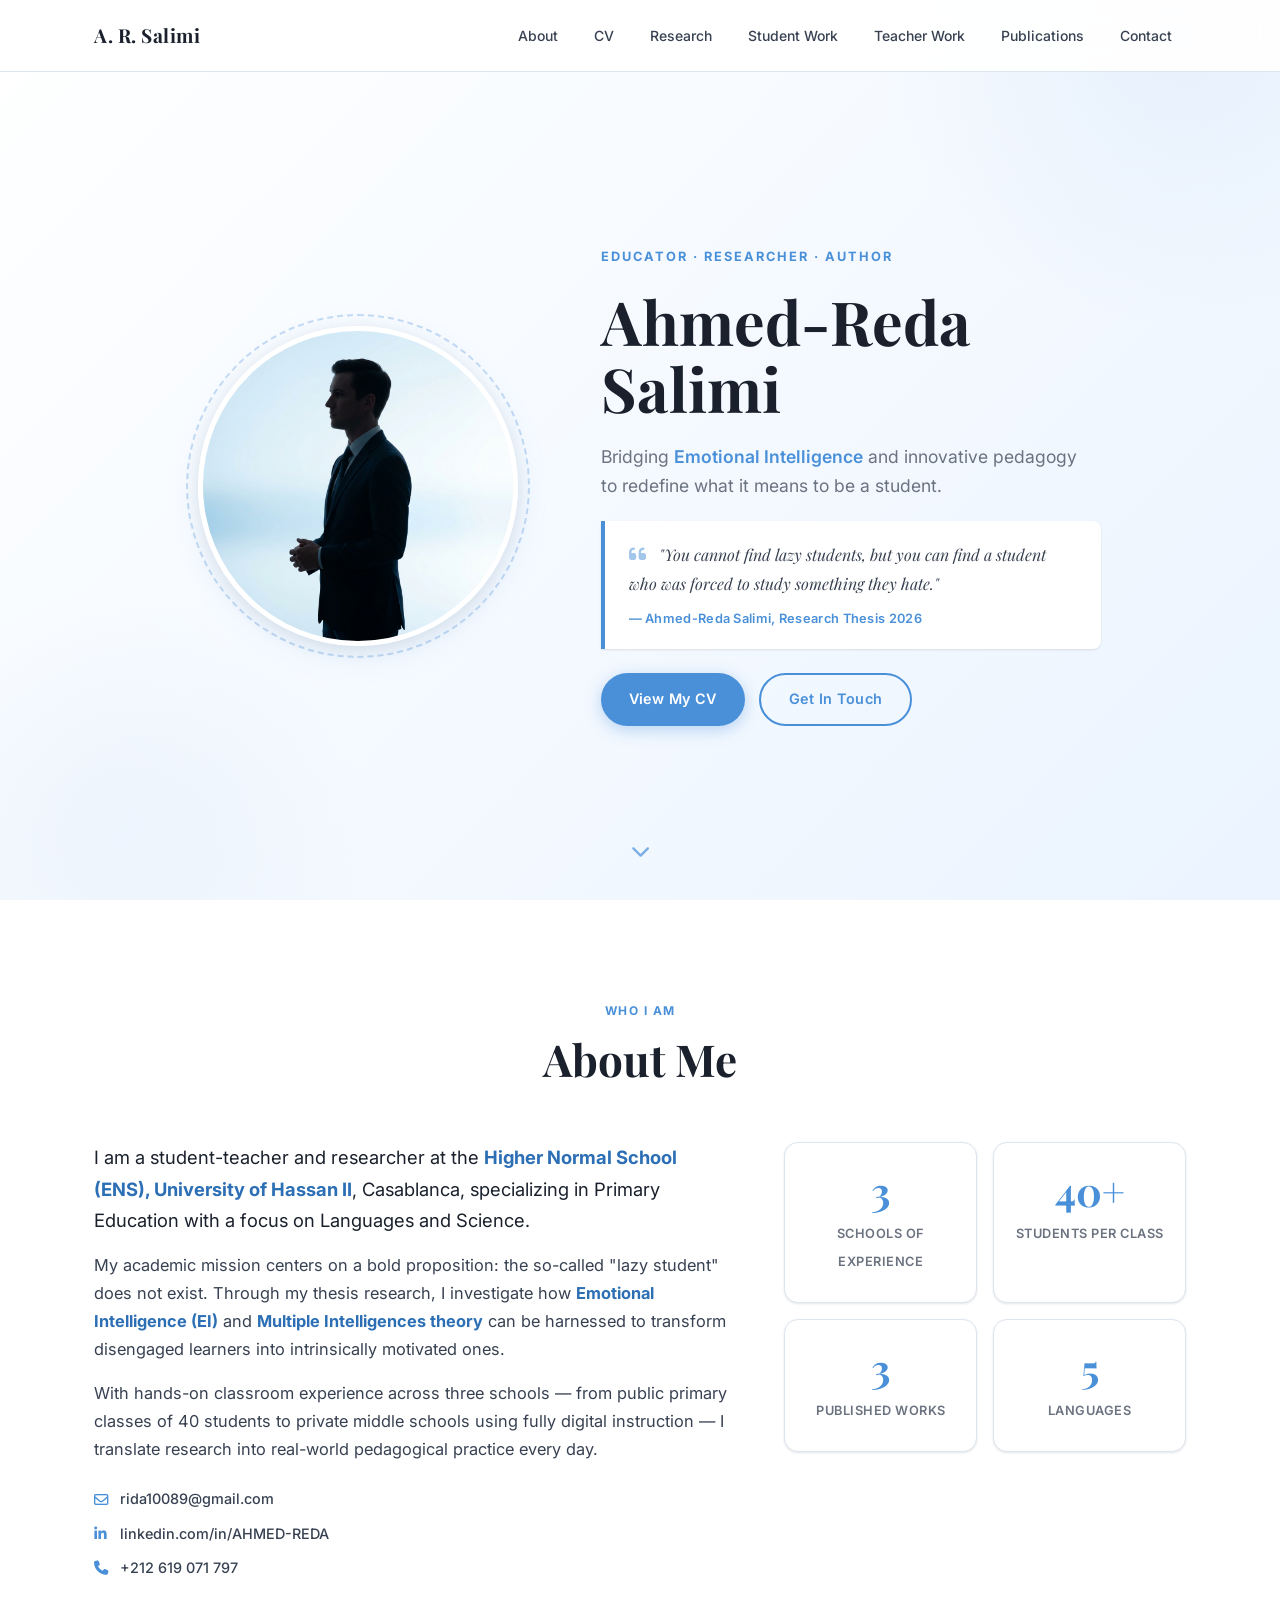
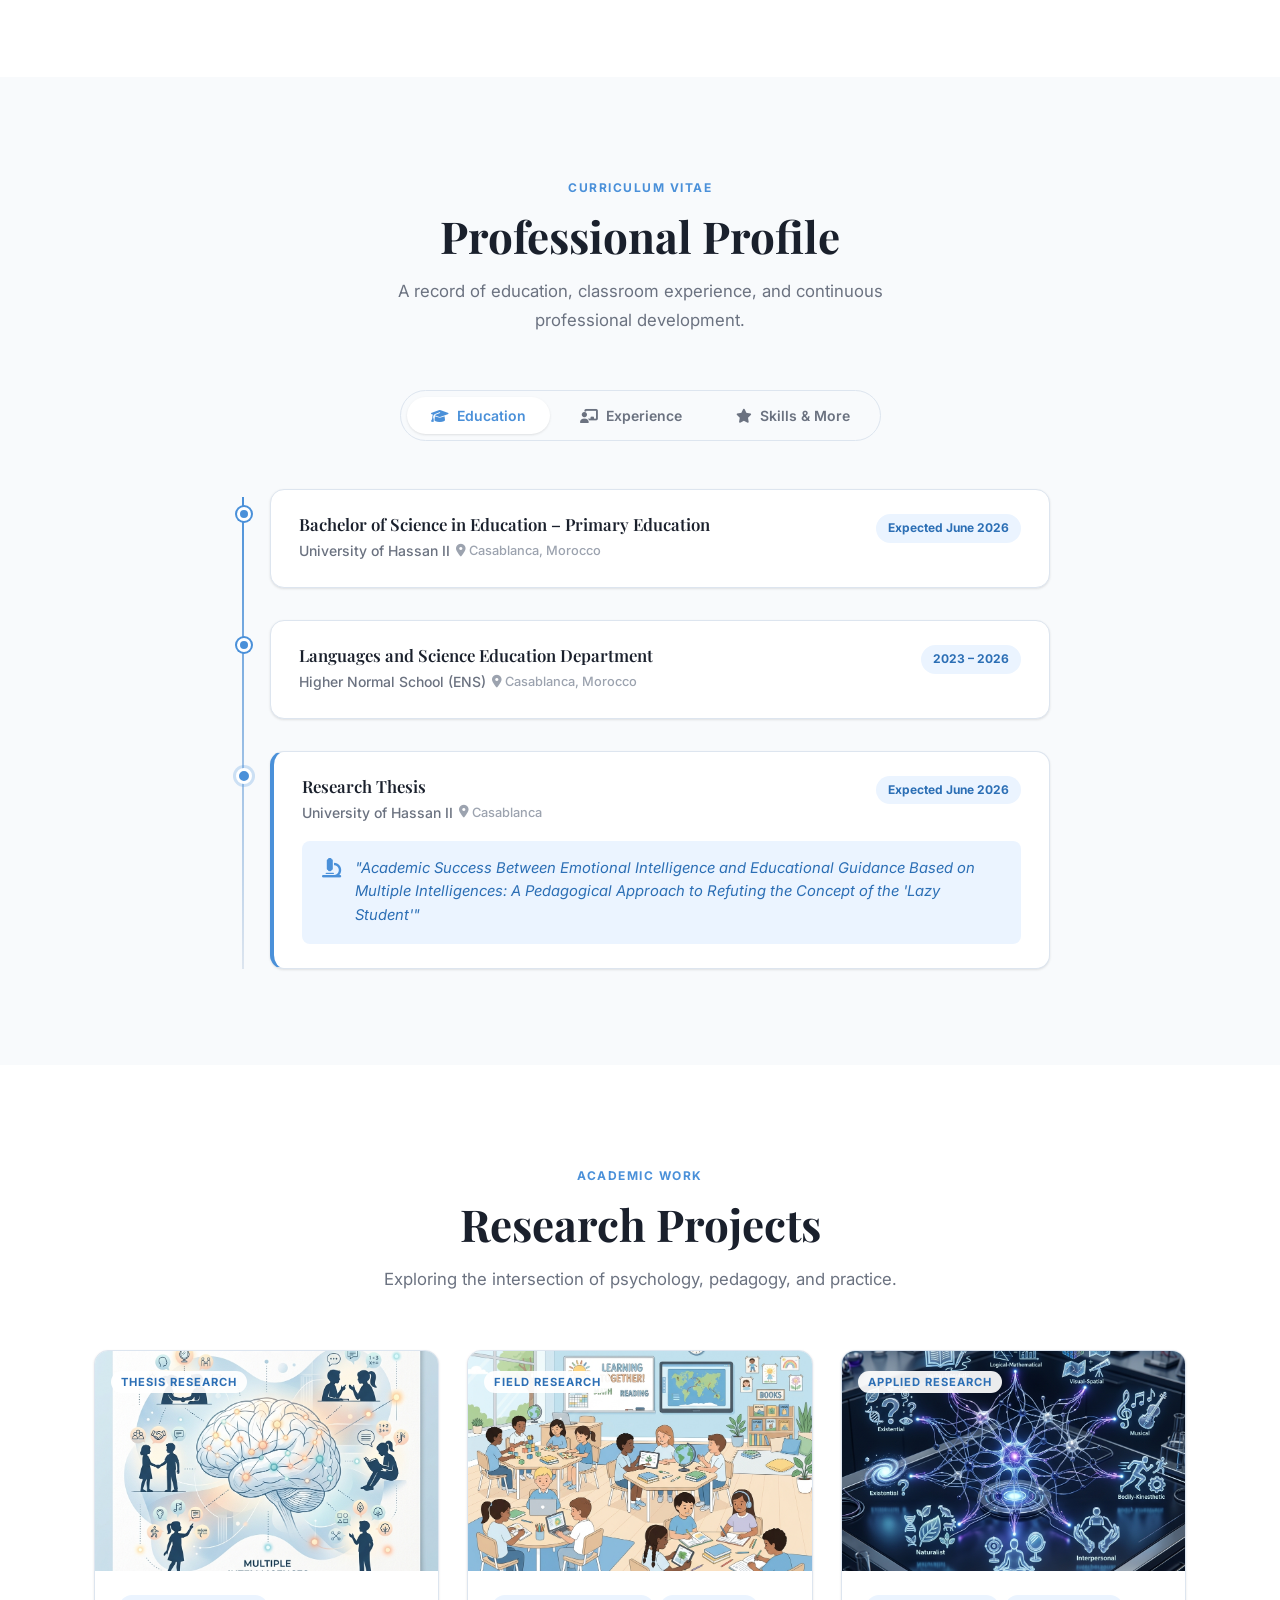
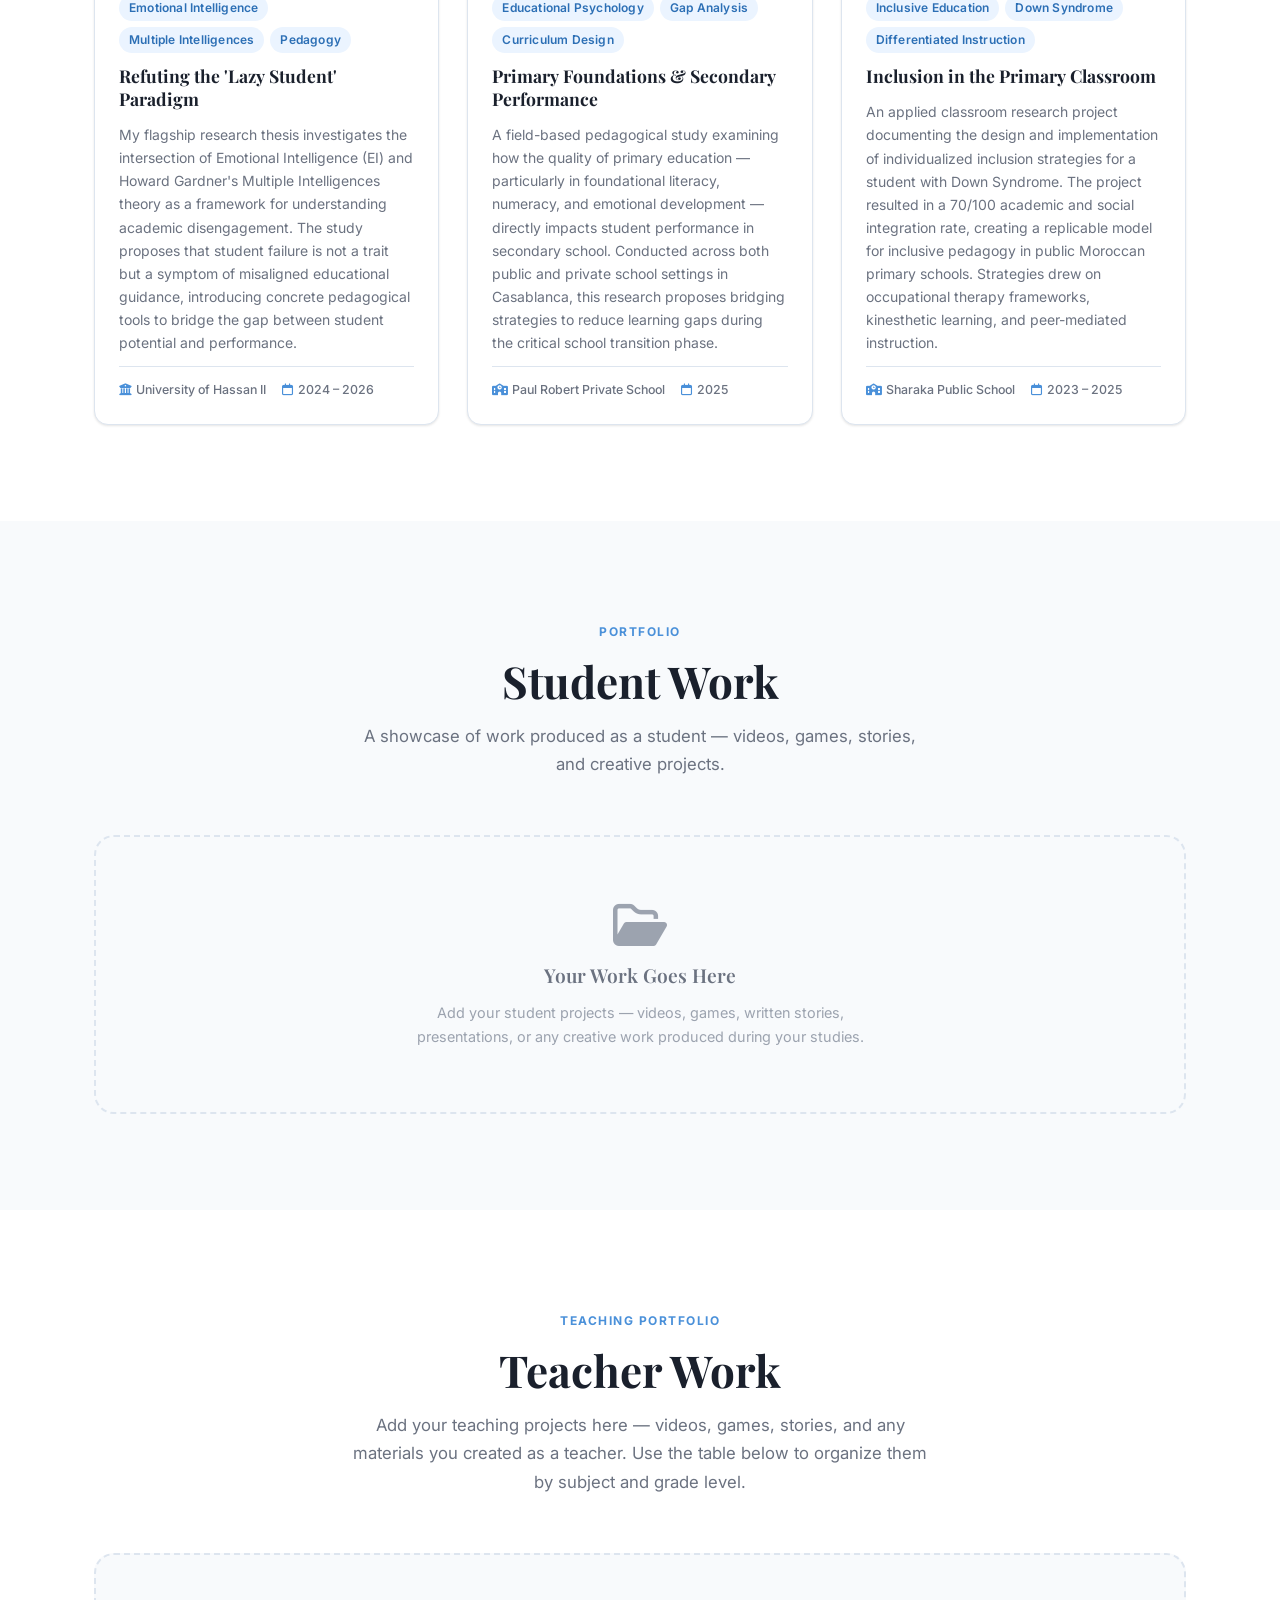
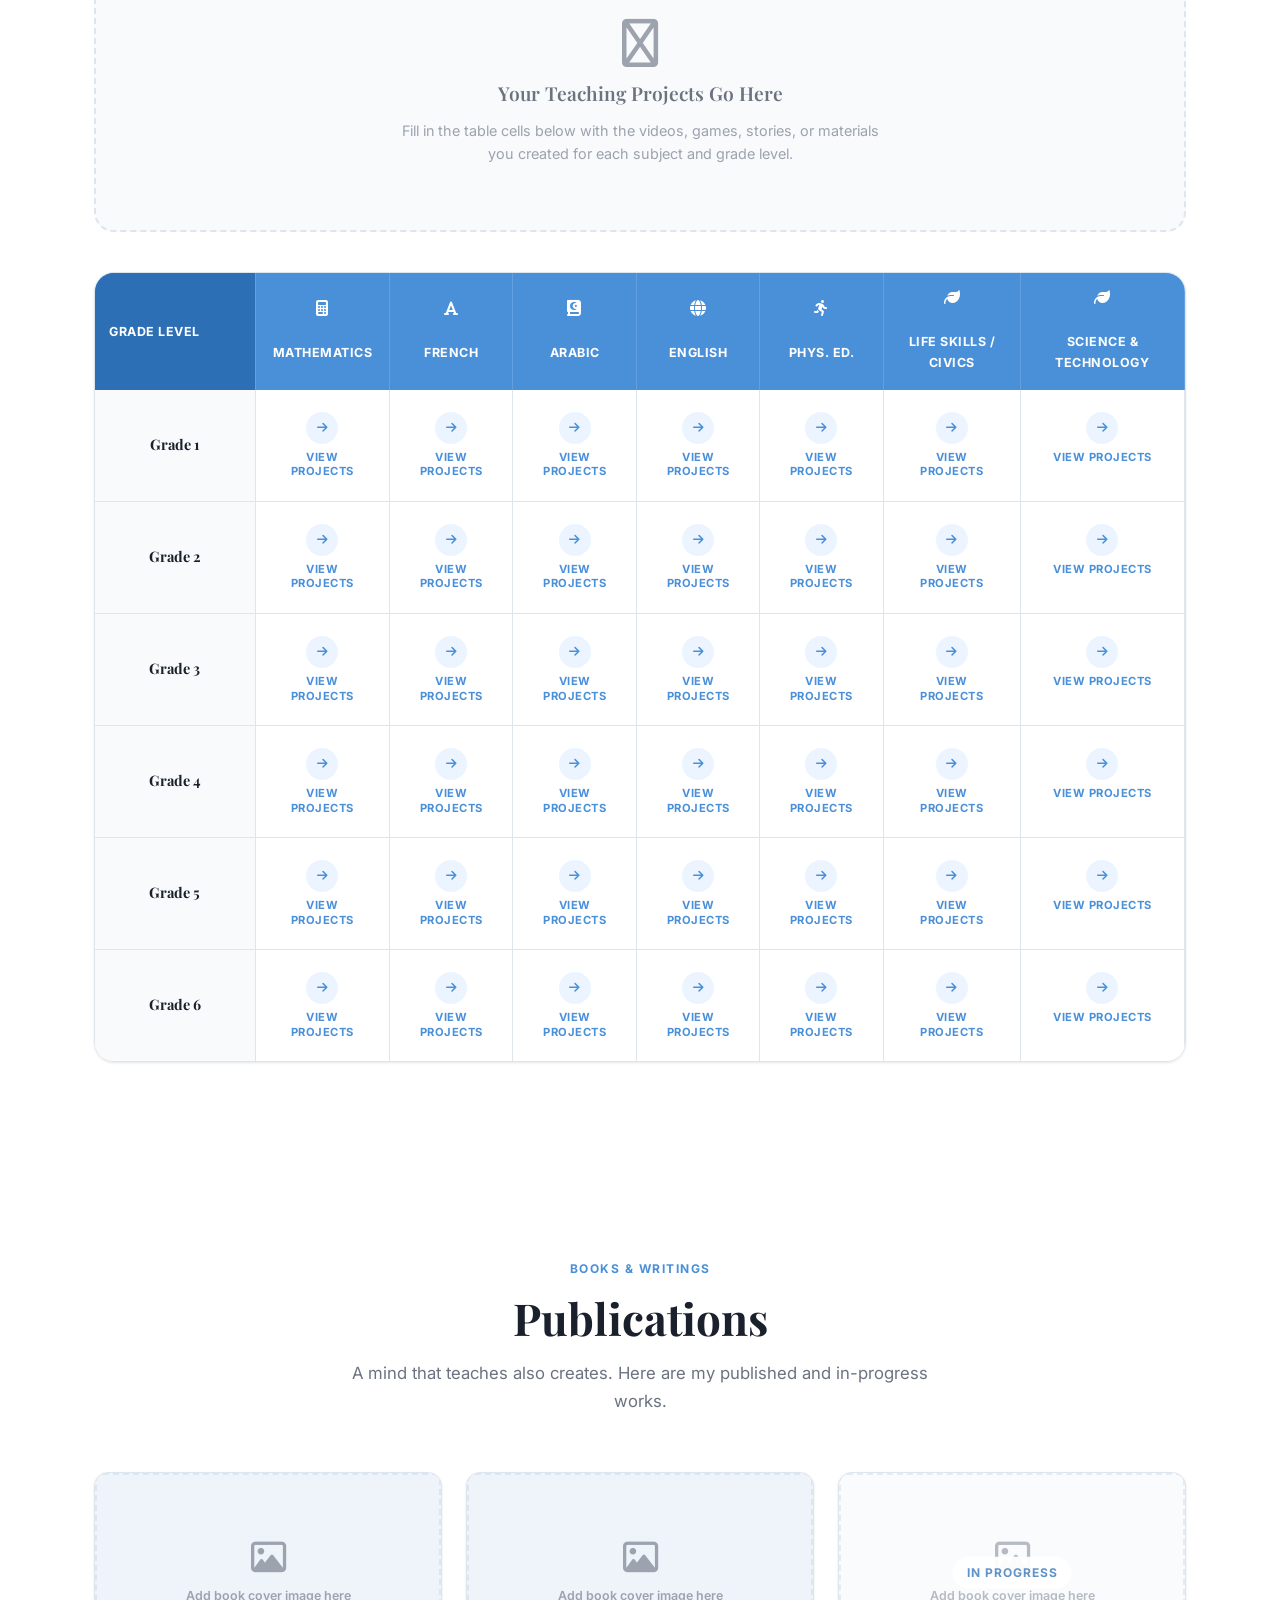
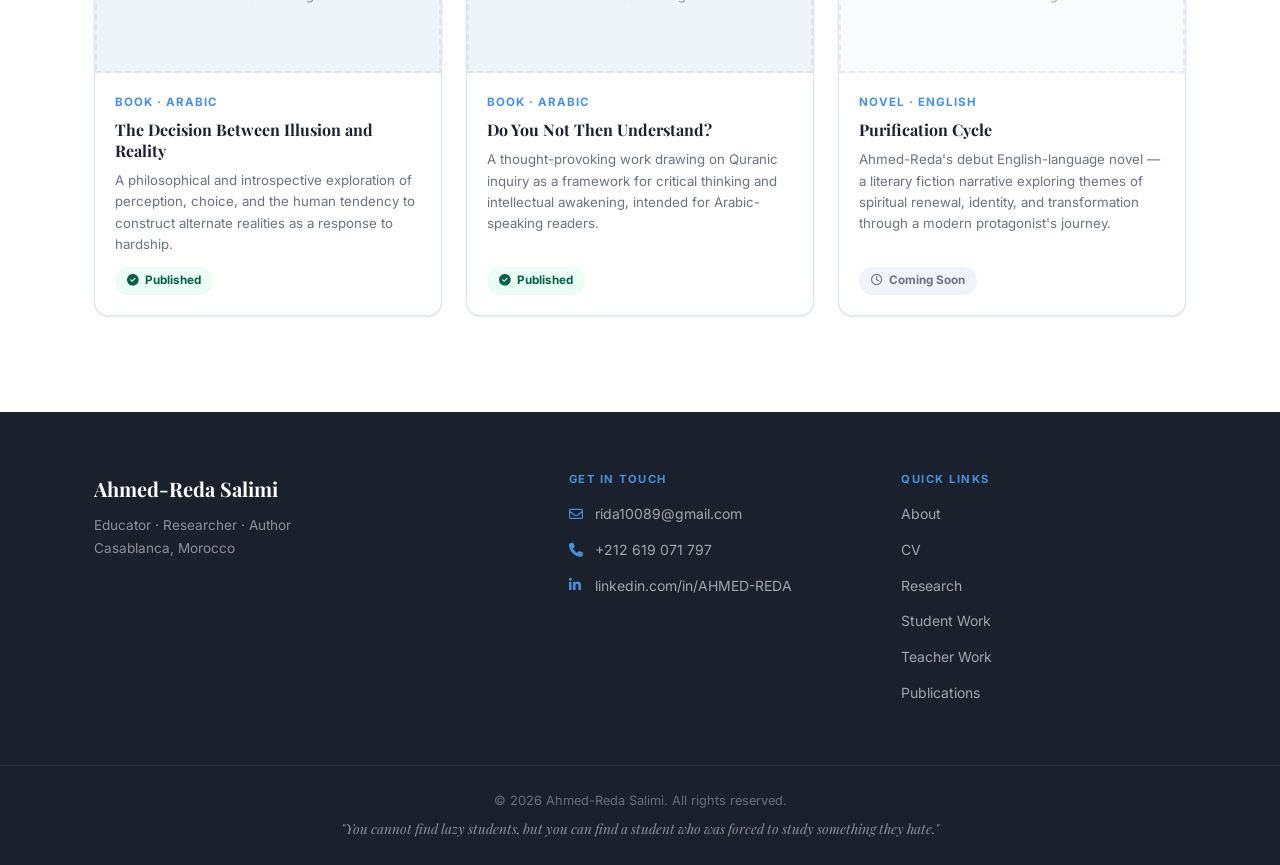
<file: index.html>
<!DOCTYPE html>
<html lang="en">
<head>
    <meta charset="UTF-8">
    <meta name="viewport" content="width=device-width, initial-scale=1.0">
    <title>Ahmed-Reda Salimi – Educator, Researcher & Author</title>
    <meta name="description" content="Personal portfolio of Ahmed-Reda Salimi – Primary Education Teacher, Academic Researcher, and Author based in Casablanca, Morocco. Specialist in Emotional Intelligence, Multiple Intelligences, and innovative pedagogy.">

    <!-- Google Fonts -->
    <link rel="preconnect" href="https://fonts.googleapis.com">
    <link rel="preconnect" href="https://fonts.gstatic.com" crossorigin>
    <link href="https://fonts.googleapis.com/css2?family=Playfair+Display:ital,wght@0,400;0,600;0,700;1,400&family=Inter:wght@300;400;500;600;700&display=swap" rel="stylesheet">

    <!-- Font Awesome -->
    <link rel="stylesheet" href="https://cdnjs.cloudflare.com/ajax/libs/font-awesome/6.4.0/css/all.min.css">

    <!-- Stylesheet -->
    <link rel="stylesheet" href="style.css">
    <link rel="stylesheet" href="projects.css">
</head>
<body>

    <!-- ======== NAVIGATION ======== -->
    <nav id="navbar">
        <div class="nav-inner">
            <a href="#hero" class="nav-logo">A. R. Salimi</a>
            <button class="nav-toggle" id="nav-toggle" aria-label="Open navigation menu">
                <span></span><span></span><span></span>
            </button>
            <ul class="nav-links" id="nav-links">
                <li><a href="#about" class="nav-link">About</a></li>
                <li><a href="#cv" class="nav-link">CV</a></li>
                <li><a href="#academic-projects" class="nav-link">Research</a></li>
                <li><a href="#student-work" class="nav-link">Student Work</a></li>
                <li><a href="#teacher-work" class="nav-link">Teacher Work</a></li>
                <li><a href="#publications" class="nav-link">Publications</a></li>
                <li><a href="#contact" class="nav-link">Contact</a></li>
            </ul>
        </div>
    </nav>

    <!-- ======== HERO SECTION ======== -->
    <section id="hero">
        <div class="hero-container">
            <div class="hero-photo-col fade-in">
                <div class="hero-photo-wrapper">
                    <img src="images/headshot.png" alt="Ahmed-Reda Salimi – Professional Headshot" class="hero-photo">
                    <div class="hero-photo-ring"></div>
                </div>
            </div>
            <div class="hero-text-col fade-in delay-1">
                <p class="hero-eyebrow">Educator · Researcher · Author</p>
                <h1 class="hero-name">Ahmed-Reda<br>Salimi</h1>
                <p class="hero-tagline">Bridging <em>Emotional Intelligence</em> and innovative pedagogy to redefine what it means to be a student.</p>

                <div class="hero-quote-block">
                    <blockquote>
                        <i class="fa-solid fa-quote-left quote-icon"></i>
                        <p>"You cannot find lazy students, but you can find a student who was forced to study something they hate."</p>
                        <cite>— Ahmed-Reda Salimi, Research Thesis 2026</cite>
                    </blockquote>
                </div>

                <div class="hero-cta-row">
                    <a href="#cv" class="btn btn-primary" id="hero-cv-btn">View My CV</a>
                    <a href="#contact" class="btn btn-outline" id="hero-contact-btn">Get In Touch</a>
                </div>
            </div>
        </div>
        <a href="#about" class="scroll-indicator" aria-label="Scroll down">
            <i class="fa-solid fa-chevron-down"></i>
        </a>
    </section>

    <!-- ======== ABOUT / BIO ======== -->
    <section id="about" class="section">
        <div class="container">
            <div class="section-header fade-in">
                <span class="section-tag">Who I Am</span>
                <h2 class="section-title">About Me</h2>
            </div>

            <div class="about-grid">
                <div class="about-bio fade-in delay-1">
                    <p class="bio-lead">I am a student-teacher and researcher at the <strong>Higher Normal School (ENS), University of Hassan II</strong>, Casablanca, specializing in Primary Education with a focus on Languages and Science.</p>
                    <p>My academic mission centers on a bold proposition: the so-called "lazy student" does not exist. Through my thesis research, I investigate how <strong>Emotional Intelligence (EI)</strong> and <strong>Multiple Intelligences theory</strong> can be harnessed to transform disengaged learners into intrinsically motivated ones.</p>
                    <p>With hands-on classroom experience across three schools — from public primary classes of 40 students to private middle schools using fully digital instruction — I translate research into real-world pedagogical practice every day.</p>
                    <div class="about-contact-row">
                        <a href="mailto:rida10089@gmail.com" id="about-email-link"><i class="fa-regular fa-envelope"></i> rida10089@gmail.com</a>
                        <a href="https://linkedin.com/in/AHMED-REDA" target="_blank" rel="noopener" id="about-linkedin-link"><i class="fa-brands fa-linkedin-in"></i> linkedin.com/in/AHMED-REDA</a>
                        <a href="tel:+212619071797" id="about-phone-link"><i class="fa-solid fa-phone"></i> +212 619 071 797</a>
                    </div>
                </div>

                <div class="about-stats fade-in delay-2">
                    <div class="stat-card">
                        <span class="stat-number">3</span>
                        <span class="stat-label">Schools of Experience</span>
                    </div>
                    <div class="stat-card">
                        <span class="stat-number">40+</span>
                        <span class="stat-label">Students Per Class</span>
                    </div>
                    <div class="stat-card">
                        <span class="stat-number">3</span>
                        <span class="stat-label">Published Works</span>
                    </div>
                    <div class="stat-card">
                        <span class="stat-number">5</span>
                        <span class="stat-label">Languages</span>
                    </div>
                </div>
            </div>
        </div>
    </section>

    <!-- ======== CV SECTION ======== -->
    <section id="cv" class="section section-alt">
        <div class="container">
            <div class="section-header fade-in">
                <span class="section-tag">Curriculum Vitae</span>
                <h2 class="section-title">Professional Profile</h2>
                <p class="section-subtitle">A record of education, classroom experience, and continuous professional development.</p>
            </div>

            <!-- CV Tab Navigation -->
            <div class="cv-tabs fade-in" role="tablist">
                <button class="cv-tab active" id="tab-education" role="tab" aria-controls="panel-education" aria-selected="true" data-target="panel-education">
                    <i class="fa-solid fa-graduation-cap"></i> Education
                </button>
                <button class="cv-tab" id="tab-experience" role="tab" aria-controls="panel-experience" aria-selected="false" data-target="panel-experience">
                    <i class="fa-solid fa-chalkboard-user"></i> Experience
                </button>
                <button class="cv-tab" id="tab-skills" role="tab" aria-controls="panel-skills" aria-selected="false" data-target="panel-skills">
                    <i class="fa-solid fa-star"></i> Skills & More
                </button>
            </div>

            <!-- EDUCATION PANEL -->
            <div class="cv-panel active" id="panel-education" role="tabpanel" aria-labelledby="tab-education">
                <div class="timeline">

                    <div class="timeline-item fade-in">
                        <div class="timeline-dot"></div>
                        <div class="timeline-content card">
                            <div class="timeline-header">
                                <div>
                                    <h3 class="timeline-title">Bachelor of Science in Education – Primary Education</h3>
                                    <p class="timeline-org">University of Hassan II <span class="timeline-location"><i class="fa-solid fa-location-dot"></i> Casablanca, Morocco</span></p>
                                </div>
                                <span class="timeline-date">Expected June 2026</span>
                            </div>
                        </div>
                    </div>

                    <div class="timeline-item fade-in delay-1">
                        <div class="timeline-dot"></div>
                        <div class="timeline-content card">
                            <div class="timeline-header">
                                <div>
                                    <h3 class="timeline-title">Languages and Science Education Department</h3>
                                    <p class="timeline-org">Higher Normal School (ENS) <span class="timeline-location"><i class="fa-solid fa-location-dot"></i> Casablanca, Morocco</span></p>
                                </div>
                                <span class="timeline-date">2023 – 2026</span>
                            </div>
                        </div>
                    </div>

                    <div class="timeline-item fade-in delay-2">
                        <div class="timeline-dot timeline-dot-accent"></div>
                        <div class="timeline-content card card-accent-border">
                            <div class="timeline-header">
                                <div>
                                    <h3 class="timeline-title">Research Thesis</h3>
                                    <p class="timeline-org">University of Hassan II <span class="timeline-location"><i class="fa-solid fa-location-dot"></i> Casablanca</span></p>
                                </div>
                                <span class="timeline-date">Expected June 2026</span>
                            </div>
                            <div class="thesis-box">
                                <i class="fa-solid fa-microscope thesis-icon"></i>
                                <p><em>"Academic Success Between Emotional Intelligence and Educational Guidance Based on Multiple Intelligences: A Pedagogical Approach to Refuting the Concept of the 'Lazy Student'"</em></p>
                            </div>
                        </div>
                    </div>

                </div>
            </div>

            <!-- EXPERIENCE PANEL -->
            <div class="cv-panel" id="panel-experience" role="tabpanel" aria-labelledby="tab-experience">
                <div class="timeline">

                    <div class="timeline-item fade-in">
                        <div class="timeline-dot"></div>
                        <div class="timeline-content card">
                            <div class="timeline-header">
                                <div>
                                    <h3 class="timeline-title">Student Teacher, Second Grade</h3>
                                    <p class="timeline-org">Ibrahim El Roudani Public School <span class="badge badge-primary">Primary Level</span> <span class="timeline-location"><i class="fa-solid fa-location-dot"></i> Casablanca</span></p>
                                </div>
                                <span class="timeline-date">2025 – Present</span>
                            </div>
                            <ul class="timeline-list">
                                <li>Manage and instruct a high-density classroom of <strong>40 students</strong>, implementing strategic group-work protocols.</li>
                                <li>Facilitate foundational literacy and numeracy through <strong>Educational Gaming</strong> — custom linguistic puzzles and interactive board games in French and Arabic.</li>
                                <li>Monitor and support a student with <strong>Special Needs</strong> through differentiated instruction and inclusive pedagogical tools.</li>
                                <li>Active member of the <strong>Parent-Teacher Association</strong>, collaborating on school facility improvements.</li>
                                <li>Manage academic records in compliance with national school regulations.</li>
                            </ul>
                        </div>
                    </div>

                    <div class="timeline-item fade-in delay-1">
                        <div class="timeline-dot"></div>
                        <div class="timeline-content card">
                            <div class="timeline-header">
                                <div>
                                    <h3 class="timeline-title">Student Teacher, Multiple Grade Levels</h3>
                                    <p class="timeline-org">Paul Robert Private School <span class="badge badge-secondary">Middle School Level</span> <span class="timeline-location"><i class="fa-solid fa-location-dot"></i> Casablanca</span></p>
                                </div>
                                <span class="timeline-date">2025 – Present</span>
                            </div>
                            <ul class="timeline-list">
                                <li>Design and execute <strong>fully digital lessons</strong> using multimedia technology, with English as the medium of instruction.</li>
                                <li>Developed interactive lessons using PowerPoint, converted to video via Notebook for a dynamic learning environment.</li>
                                <li>Conduct pedagogical analysis on the impact of primary education foundations on <strong>secondary school performance</strong>.</li>
                                <li>Served as proctor for national standardized exams. Supervised 25 students during educational field trips.</li>
                                <li>Provided targeted support sessions for students facing psychological or family challenges using <strong>Developmental Psychology</strong> principles.</li>
                            </ul>
                        </div>
                    </div>

                    <div class="timeline-item fade-in delay-2">
                        <div class="timeline-dot"></div>
                        <div class="timeline-content card">
                            <div class="timeline-header">
                                <div>
                                    <h3 class="timeline-title">Student Teacher, Multiple Grade Levels</h3>
                                    <p class="timeline-org">Sharaka Public School <span class="badge badge-primary">Primary Level</span> <span class="timeline-location"><i class="fa-solid fa-location-dot"></i> Casablanca</span></p>
                                </div>
                                <span class="timeline-date">Fall 2023 – Spring 2025</span>
                            </div>
                            <ul class="timeline-list">
                                <li>Led intensive <strong>Saturday review sessions</strong> in Mathematics and French for 6th-grade standardized exam preparation.</li>
                                <li>Implemented <strong>Flipped Classroom models</strong> and EdTech tools (Kahoot) to enhance mathematical engagement.</li>
                                <li>Applied specialized strategies to support a student with <strong>Down Syndrome</strong>, achieving a 70/100 academic and social integration rate.</li>
                                <li>Innovated a <strong>cross-curricular approach</strong> merging Physical Education with Mathematics using kinesthetic learning.</li>
                                <li>Managed the <strong>Massar National Platform</strong> for 28 students, including grade entry and performance analysis for 3 academic terms.</li>
                                <li>Led student workshops on <strong>Environmental Awareness, Road Safety, and Ethics</strong>.</li>
                            </ul>
                        </div>
                    </div>

                    <div class="timeline-item fade-in delay-3">
                        <div class="timeline-dot timeline-dot-muted"></div>
                        <div class="timeline-content card">
                            <div class="timeline-header">
                                <div>
                                    <h3 class="timeline-title">Volunteer Tutor</h3>
                                    <p class="timeline-org">Community Mosque & Education Center <span class="timeline-location"><i class="fa-solid fa-location-dot"></i> Casablanca</span></p>
                                </div>
                                <span class="timeline-date">June 2022 – Present</span>
                            </div>
                            <ul class="timeline-list">
                                <li>Provide free academic support and remedial lessons for students from <strong>low-income families</strong> in core subjects.</li>
                                <li>Instruct diverse age groups in Quranic studies and essential cultural values.</li>
                                <li>Manage logistics and organization for major religious events (Ramadan and Eid).</li>
                            </ul>
                        </div>
                    </div>

                </div>
            </div>

            <!-- SKILLS PANEL -->
            <div class="cv-panel" id="panel-skills" role="tabpanel" aria-labelledby="tab-skills">
                <div class="skills-grid fade-in">

                    <div class="skills-block card">
                        <h3><i class="fa-solid fa-language"></i> Languages</h3>
                        <div class="skill-item">
                            <div class="skill-label"><span>Arabic</span><span class="skill-level-text">Native</span></div>
                            <div class="skill-bar"><div class="skill-fill" style="width:100%"></div></div>
                        </div>
                        <div class="skill-item">
                            <div class="skill-label"><span>French</span><span class="skill-level-text">Full Professional (15+ years)</span></div>
                            <div class="skill-bar"><div class="skill-fill" style="width:95%"></div></div>
                        </div>
                        <div class="skill-item">
                            <div class="skill-label"><span>English</span><span class="skill-level-text">C1 Advanced (EFSET Certified)</span></div>
                            <div class="skill-bar"><div class="skill-fill" style="width:85%"></div></div>
                        </div>
                        <div class="skill-item">
                            <div class="skill-label"><span>Italian</span><span class="skill-level-text">Elementary (A2)</span></div>
                            <div class="skill-bar"><div class="skill-fill" style="width:30%"></div></div>
                        </div>
                        <div class="skill-item">
                            <div class="skill-label"><span>German</span><span class="skill-level-text">Beginner</span></div>
                            <div class="skill-bar"><div class="skill-fill" style="width:15%"></div></div>
                        </div>
                    </div>

                    <div class="skills-block card">
                        <h3><i class="fa-solid fa-laptop-code"></i> Technical Skills</h3>
                        <div class="tags-cloud">
                            <span class="tag">Microsoft Office (Expert)</span>
                            <span class="tag">Notebook – Video Lesson Design</span>
                            <span class="tag">Notion</span>
                            <span class="tag">Scratch (Logical Thinking)</span>
                            <span class="tag">Kahoot</span>
                            <span class="tag">Massar National Platform</span>
                            <span class="tag">PowerPoint</span>
                            <span class="tag">Google Workspace</span>
                        </div>
                    </div>

                    <div class="skills-block card">
                        <h3><i class="fa-solid fa-award"></i> Honors & Certifications</h3>
                        <div class="honor-list">
                            <div class="honor-item">
                                <i class="fa-solid fa-certificate"></i>
                                <div>
                                    <strong>Certified Virtual Assistant</strong>
                                    <p>ALX Program – Mastery of Microsoft & Google Tools (2022)</p>
                                </div>
                            </div>
                            <div class="honor-item">
                                <i class="fa-solid fa-road"></i>
                                <div>
                                    <strong>Volunteer – Road Safety & Community Awareness</strong>
                                    <p>Community Campaigns (2023)</p>
                                </div>
                            </div>
                            <div class="honor-item">
                                <i class="fa-solid fa-code-branch"></i>
                                <div>
                                    <strong>Educational Programming – Scratch</strong>
                                    <p>Logical Thinking Instruction (2023)</p>
                                </div>
                            </div>
                        </div>
                    </div>

                    <div class="skills-block card">
                        <h3><i class="fa-solid fa-people-group"></i> Professional Organizations</h3>
                        <div class="honor-list">
                            <div class="honor-item">
                                <i class="fa-solid fa-microphone"></i>
                                <div>
                                    <strong>ENS Podcast Club for Awareness and Education</strong>
                                    <p>Member since 2023</p>
                                </div>
                            </div>
                            <div class="honor-item">
                                <i class="fa-solid fa-headset"></i>
                                <div>
                                    <strong>ALX Virtual Assistant Professional Network</strong>
                                    <p>Member since 2024</p>
                                </div>
                            </div>
                        </div>
                    </div>

                </div>
            </div>

        </div>
    </section>

    <!-- ======== ACADEMIC PROJECTS ======== -->
    <section id="academic-projects" class="section">
        <div class="container">
            <div class="section-header fade-in">
                <span class="section-tag">Academic Work</span>
                <h2 class="section-title">Research Projects</h2>
                <p class="section-subtitle">Exploring the intersection of psychology, pedagogy, and practice.</p>
            </div>

            <div class="projects-grid">

                <div class="project-card card fade-in">
                    <div class="project-img-wrapper">
                        <img src="images/academic_project_1.png" alt="Emotional Intelligence and Multiple Intelligences Research Visualization">
                        <div class="project-img-overlay">
                            <span class="project-tag-overlay">Thesis Research</span>
                        </div>
                    </div>
                    <div class="project-card-body">
                        <div class="project-tags">
                            <span class="tag">Emotional Intelligence</span>
                            <span class="tag">Multiple Intelligences</span>
                            <span class="tag">Pedagogy</span>
                        </div>
                        <h3 class="project-title">Refuting the 'Lazy Student' Paradigm</h3>
                        <p class="project-desc">My flagship research thesis investigates the intersection of Emotional Intelligence (EI) and Howard Gardner's Multiple Intelligences theory as a framework for understanding academic disengagement. The study proposes that student failure is not a trait but a symptom of misaligned educational guidance, introducing concrete pedagogical tools to bridge the gap between student potential and performance.</p>
                        <div class="project-meta">
                            <span><i class="fa-solid fa-building-columns"></i> University of Hassan II</span>
                            <span><i class="fa-regular fa-calendar"></i> 2024 – 2026</span>
                        </div>
                    </div>
                </div>

                <div class="project-card card fade-in delay-1">
                    <div class="project-img-wrapper">
                        <img src="images/teaching_project.png" alt="Primary to Secondary School Transition Analysis">
                        <div class="project-img-overlay">
                            <span class="project-tag-overlay">Field Research</span>
                        </div>
                    </div>
                    <div class="project-card-body">
                        <div class="project-tags">
                            <span class="tag">Educational Psychology</span>
                            <span class="tag">Gap Analysis</span>
                            <span class="tag">Curriculum Design</span>
                        </div>
                        <h3 class="project-title">Primary Foundations & Secondary Performance</h3>
                        <p class="project-desc">A field-based pedagogical study examining how the quality of primary education — particularly in foundational literacy, numeracy, and emotional development — directly impacts student performance in secondary school. Conducted across both public and private school settings in Casablanca, this research proposes bridging strategies to reduce learning gaps during the critical school transition phase.</p>
                        <div class="project-meta">
                            <span><i class="fa-solid fa-school"></i> Paul Robert Private School</span>
                            <span><i class="fa-regular fa-calendar"></i> 2025</span>
                        </div>
                    </div>
                </div>

                <div class="project-card card fade-in delay-2">
                    <div class="project-img-wrapper">
                        <img src="images/academic_lab.png" alt="Inclusive Education and Special Needs Research">
                        <div class="project-img-overlay">
                            <span class="project-tag-overlay">Applied Research</span>
                        </div>
                    </div>
                    <div class="project-card-body">
                        <div class="project-tags">
                            <span class="tag">Inclusive Education</span>
                            <span class="tag">Down Syndrome</span>
                            <span class="tag">Differentiated Instruction</span>
                        </div>
                        <h3 class="project-title">Inclusion in the Primary Classroom</h3>
                        <p class="project-desc">An applied classroom research project documenting the design and implementation of individualized inclusion strategies for a student with Down Syndrome. The project resulted in a 70/100 academic and social integration rate, creating a replicable model for inclusive pedagogy in public Moroccan primary schools. Strategies drew on occupational therapy frameworks, kinesthetic learning, and peer-mediated instruction.</p>
                        <div class="project-meta">
                            <span><i class="fa-solid fa-school"></i> Sharaka Public School</span>
                            <span><i class="fa-regular fa-calendar"></i> 2023 – 2025</span>
                        </div>
                    </div>
                </div>

            </div>
        </div>
    </section>

    <!-- ======== STUDENT WORK ======== -->
    <section id="student-work" class="section section-alt">
        <div class="container">
            <div class="section-header fade-in">
                <span class="section-tag">Portfolio</span>
                <h2 class="section-title">Student Work</h2>
                <p class="section-subtitle">A showcase of work produced as a student — videos, games, stories, and creative projects.</p>
            </div>

            <div class="empty-section-placeholder fade-in">
                <div class="empty-placeholder-inner">
                    <i class="fa-regular fa-folder-open empty-icon"></i>
                    <h3>Your Work Goes Here</h3>
                    <p>Add your student projects — videos, games, written stories, presentations, or any creative work produced during your studies.</p>
                </div>
            </div>
        </div>
    </section>

    <!-- ======== TEACHER WORK ======== -->
    <section id="teacher-work" class="section">
        <div class="container">
            <div class="section-header fade-in">
                <span class="section-tag">Teaching Portfolio</span>
                <h2 class="section-title">Teacher Work</h2>
                <p class="section-subtitle">Add your teaching projects here — videos, games, stories, and any materials you created as a teacher. Use the table below to organize them by subject and grade level.</p>
            </div>

            <div class="empty-section-placeholder fade-in" style="margin-bottom: 40px;">
                <div class="empty-placeholder-inner">
                    <i class="fa-regular fa-chalkboard empty-icon"></i>
                    <h3>Your Teaching Projects Go Here</h3>
                    <p>Fill in the table cells below with the videos, games, stories, or materials you created for each subject and grade level.</p>
                </div>
            </div>

            <div class="table-wrapper fade-in delay-1">
                <table class="teaching-table" id="teaching-table">
                    <caption class="sr-only">Teacher work organized by subject and grade level</caption>
                    <thead>
                        <tr>
                            <th class="table-corner" scope="col">Grade Level</th>
                            <th scope="col"><i class="fa-solid fa-calculator"></i><br>Mathematics</th>
                            <th scope="col"><i class="fa-solid fa-font"></i><br>French</th>
                            <th scope="col"><i class="fa-solid fa-book-quran"></i><br>Arabic</th>
                            <th scope="col"><i class="fa-solid fa-globe"></i><br>English</th>
                            <th scope="col"><i class="fa-solid fa-person-running"></i><br>Phys. Ed.</th>
                            <th scope="col"><i class="fa-solid fa-leaf"></i><br>Life Skills / Civics</th>
                            <th scope="col"><i class="fa-solid fa-leaf"></i><br>science & technology</th>
                        </tr>
                    </thead>
                    <tbody>
                        <tr>
                            <th scope="row" class="table-row-header">
                                <span class="grade-label">Grade 1</span>
                            </th>
                            <td><a href="projects.html?grade=1&subject=mathematics" class="cell-project-link"><span class="cell-link-icon"><i class="fa-solid fa-arrow-right"></i></span><span class="cell-link-text">View Projects</span></a></td>
                            <td><a href="projects.html?grade=1&subject=french" class="cell-project-link"><span class="cell-link-icon"><i class="fa-solid fa-arrow-right"></i></span><span class="cell-link-text">View Projects</span></a></td>
                            <td><a href="projects.html?grade=1&subject=arabic" class="cell-project-link"><span class="cell-link-icon"><i class="fa-solid fa-arrow-right"></i></span><span class="cell-link-text">View Projects</span></a></td>
                            <td><a href="projects.html?grade=1&subject=english" class="cell-project-link"><span class="cell-link-icon"><i class="fa-solid fa-arrow-right"></i></span><span class="cell-link-text">View Projects</span></a></td>
                            <td><a href="projects.html?grade=1&subject=phys-ed" class="cell-project-link"><span class="cell-link-icon"><i class="fa-solid fa-arrow-right"></i></span><span class="cell-link-text">View Projects</span></a></td>
                            <td><a href="projects.html?grade=1&subject=life-skills" class="cell-project-link"><span class="cell-link-icon"><i class="fa-solid fa-arrow-right"></i></span><span class="cell-link-text">View Projects</span></a></td>
                            <td><a href="projects.html?grade=1&subject=science-tech" class="cell-project-link"><span class="cell-link-icon"><i class="fa-solid fa-arrow-right"></i></span><span class="cell-link-text">View Projects</span></a></td>
                        </tr>
                        <tr>
                            <th scope="row" class="table-row-header">
                                <span class="grade-label">Grade 2</span>
                            </th>
                            <td><a href="projects.html?grade=2&subject=mathematics" class="cell-project-link"><span class="cell-link-icon"><i class="fa-solid fa-arrow-right"></i></span><span class="cell-link-text">View Projects</span></a></td>
                            <td><a href="projects.html?grade=2&subject=french" class="cell-project-link"><span class="cell-link-icon"><i class="fa-solid fa-arrow-right"></i></span><span class="cell-link-text">View Projects</span></a></td>
                            <td><a href="projects.html?grade=2&subject=arabic" class="cell-project-link"><span class="cell-link-icon"><i class="fa-solid fa-arrow-right"></i></span><span class="cell-link-text">View Projects</span></a></td>
                            <td><a href="projects.html?grade=2&subject=english" class="cell-project-link"><span class="cell-link-icon"><i class="fa-solid fa-arrow-right"></i></span><span class="cell-link-text">View Projects</span></a></td>
                            <td><a href="projects.html?grade=2&subject=phys-ed" class="cell-project-link"><span class="cell-link-icon"><i class="fa-solid fa-arrow-right"></i></span><span class="cell-link-text">View Projects</span></a></td>
                            <td><a href="projects.html?grade=2&subject=life-skills" class="cell-project-link"><span class="cell-link-icon"><i class="fa-solid fa-arrow-right"></i></span><span class="cell-link-text">View Projects</span></a></td>
                            <td><a href="projects.html?grade=2&subject=science-tech" class="cell-project-link"><span class="cell-link-icon"><i class="fa-solid fa-arrow-right"></i></span><span class="cell-link-text">View Projects</span></a></td>
                        </tr>
                        <tr>
                            <th scope="row" class="table-row-header">
                                <span class="grade-label">Grade 3</span>
                            </th>
                            <td><a href="projects.html?grade=3&subject=mathematics" class="cell-project-link"><span class="cell-link-icon"><i class="fa-solid fa-arrow-right"></i></span><span class="cell-link-text">View Projects</span></a></td>
                            <td><a href="projects.html?grade=3&subject=french" class="cell-project-link"><span class="cell-link-icon"><i class="fa-solid fa-arrow-right"></i></span><span class="cell-link-text">View Projects</span></a></td>
                            <td><a href="projects.html?grade=3&subject=arabic" class="cell-project-link"><span class="cell-link-icon"><i class="fa-solid fa-arrow-right"></i></span><span class="cell-link-text">View Projects</span></a></td>
                            <td><a href="projects.html?grade=3&subject=english" class="cell-project-link"><span class="cell-link-icon"><i class="fa-solid fa-arrow-right"></i></span><span class="cell-link-text">View Projects</span></a></td>
                            <td><a href="projects.html?grade=3&subject=phys-ed" class="cell-project-link"><span class="cell-link-icon"><i class="fa-solid fa-arrow-right"></i></span><span class="cell-link-text">View Projects</span></a></td>
                            <td><a href="projects.html?grade=3&subject=life-skills" class="cell-project-link"><span class="cell-link-icon"><i class="fa-solid fa-arrow-right"></i></span><span class="cell-link-text">View Projects</span></a></td>
                            <td><a href="projects.html?grade=3&subject=science-tech" class="cell-project-link"><span class="cell-link-icon"><i class="fa-solid fa-arrow-right"></i></span><span class="cell-link-text">View Projects</span></a></td>
                        </tr>
                        <tr>
                            <th scope="row" class="table-row-header">
                                <span class="grade-label">Grade 4</span>
                            </th>
                            <td><a href="projects.html?grade=4&subject=mathematics" class="cell-project-link"><span class="cell-link-icon"><i class="fa-solid fa-arrow-right"></i></span><span class="cell-link-text">View Projects</span></a></td>
                            <td><a href="projects.html?grade=4&subject=french" class="cell-project-link"><span class="cell-link-icon"><i class="fa-solid fa-arrow-right"></i></span><span class="cell-link-text">View Projects</span></a></td>
                            <td><a href="projects.html?grade=4&subject=arabic" class="cell-project-link"><span class="cell-link-icon"><i class="fa-solid fa-arrow-right"></i></span><span class="cell-link-text">View Projects</span></a></td>
                            <td><a href="projects.html?grade=4&subject=english" class="cell-project-link"><span class="cell-link-icon"><i class="fa-solid fa-arrow-right"></i></span><span class="cell-link-text">View Projects</span></a></td>
                            <td><a href="projects.html?grade=4&subject=phys-ed" class="cell-project-link"><span class="cell-link-icon"><i class="fa-solid fa-arrow-right"></i></span><span class="cell-link-text">View Projects</span></a></td>
                            <td><a href="projects.html?grade=4&subject=life-skills" class="cell-project-link"><span class="cell-link-icon"><i class="fa-solid fa-arrow-right"></i></span><span class="cell-link-text">View Projects</span></a></td>
                            <td><a href="projects.html?grade=4&subject=science-tech" class="cell-project-link"><span class="cell-link-icon"><i class="fa-solid fa-arrow-right"></i></span><span class="cell-link-text">View Projects</span></a></td>
                        </tr>
                        <tr>
                            <th scope="row" class="table-row-header">
                                <span class="grade-label">Grade 5</span>
                            </th>
                            <td><a href="projects.html?grade=5&subject=mathematics" class="cell-project-link"><span class="cell-link-icon"><i class="fa-solid fa-arrow-right"></i></span><span class="cell-link-text">View Projects</span></a></td>
                            <td><a href="projects.html?grade=5&subject=french" class="cell-project-link"><span class="cell-link-icon"><i class="fa-solid fa-arrow-right"></i></span><span class="cell-link-text">View Projects</span></a></td>
                            <td><a href="projects.html?grade=5&subject=arabic" class="cell-project-link"><span class="cell-link-icon"><i class="fa-solid fa-arrow-right"></i></span><span class="cell-link-text">View Projects</span></a></td>
                            <td><a href="projects.html?grade=5&subject=english" class="cell-project-link"><span class="cell-link-icon"><i class="fa-solid fa-arrow-right"></i></span><span class="cell-link-text">View Projects</span></a></td>
                            <td><a href="projects.html?grade=5&subject=phys-ed" class="cell-project-link"><span class="cell-link-icon"><i class="fa-solid fa-arrow-right"></i></span><span class="cell-link-text">View Projects</span></a></td>
                            <td><a href="projects.html?grade=5&subject=life-skills" class="cell-project-link"><span class="cell-link-icon"><i class="fa-solid fa-arrow-right"></i></span><span class="cell-link-text">View Projects</span></a></td>
                            <td><a href="projects.html?grade=5&subject=science-tech" class="cell-project-link"><span class="cell-link-icon"><i class="fa-solid fa-arrow-right"></i></span><span class="cell-link-text">View Projects</span></a></td>
                        </tr>
                        <tr>
                            <th scope="row" class="table-row-header">
                                <span class="grade-label">Grade 6</span>
                            </th>
                            <td><a href="projects.html?grade=6&subject=mathematics" class="cell-project-link"><span class="cell-link-icon"><i class="fa-solid fa-arrow-right"></i></span><span class="cell-link-text">View Projects</span></a></td>
                            <td><a href="projects.html?grade=6&subject=french" class="cell-project-link"><span class="cell-link-icon"><i class="fa-solid fa-arrow-right"></i></span><span class="cell-link-text">View Projects</span></a></td>
                            <td><a href="projects.html?grade=6&subject=arabic" class="cell-project-link"><span class="cell-link-icon"><i class="fa-solid fa-arrow-right"></i></span><span class="cell-link-text">View Projects</span></a></td>
                            <td><a href="projects.html?grade=6&subject=english" class="cell-project-link"><span class="cell-link-icon"><i class="fa-solid fa-arrow-right"></i></span><span class="cell-link-text">View Projects</span></a></td>
                            <td><a href="projects.html?grade=6&subject=phys-ed" class="cell-project-link"><span class="cell-link-icon"><i class="fa-solid fa-arrow-right"></i></span><span class="cell-link-text">View Projects</span></a></td>
                            <td><a href="projects.html?grade=6&subject=life-skills" class="cell-project-link"><span class="cell-link-icon"><i class="fa-solid fa-arrow-right"></i></span><span class="cell-link-text">View Projects</span></a></td>
                            <td><a href="projects.html?grade=6&subject=science-tech" class="cell-project-link"><span class="cell-link-icon"><i class="fa-solid fa-arrow-right"></i></span><span class="cell-link-text">View Projects</span></a></td>
                        </tr>
                    </tbody>
                </table>
            </div>
        </div>
    </section>

    <!-- ======== PUBLICATIONS ======== -->
    <section id="publications" class="section">
        <div class="container">
            <div class="section-header fade-in">
                <span class="section-tag">Books &amp; Writings</span>
                <h2 class="section-title">Publications</h2>
                <p class="section-subtitle">A mind that teaches also creates. Here are my published and in-progress works.</p>
            </div>

            <div class="pub-cards">

                <div class="pub-card card fade-in">
                    <div class="pub-cover-wrap pub-cover-placeholder">
                        <i class="fa-regular fa-image pub-placeholder-icon"></i>
                        <span class="pub-placeholder-text">Add book cover image here</span>
                    </div>
                    <div class="pub-info">
                        <span class="pub-type">Book · Arabic</span>
                        <h4 class="pub-title">The Decision Between Illusion and Reality</h4>
                        <p class="pub-desc">A philosophical and introspective exploration of perception, choice, and the human tendency to construct alternate realities as a response to hardship.</p>
                        <div class="pub-badge"><i class="fa-solid fa-check-circle"></i> Published</div>
                    </div>
                </div>

                <div class="pub-card card fade-in delay-1">
                    <div class="pub-cover-wrap pub-cover-placeholder">
                        <i class="fa-regular fa-image pub-placeholder-icon"></i>
                        <span class="pub-placeholder-text">Add book cover image here</span>
                    </div>
                    <div class="pub-info">
                        <span class="pub-type">Book · Arabic</span>
                        <h4 class="pub-title">Do You Not Then Understand?</h4>
                        <p class="pub-desc">A thought-provoking work drawing on Quranic inquiry as a framework for critical thinking and intellectual awakening, intended for Arabic-speaking readers.</p>
                        <div class="pub-badge"><i class="fa-solid fa-check-circle"></i> Published</div>
                    </div>
                </div>

                <div class="pub-card card fade-in delay-2">
                    <div class="pub-cover-wrap pub-cover-placeholder pub-cover-placeholder--muted">
                        <i class="fa-regular fa-image pub-placeholder-icon"></i>
                        <span class="pub-placeholder-text">Add book cover image here</span>
                        <div class="pub-in-progress-badge">In Progress</div>
                    </div>
                    <div class="pub-info">
                        <span class="pub-type">Novel · English</span>
                        <h4 class="pub-title">Purification Cycle</h4>
                        <p class="pub-desc">Ahmed-Reda's debut English-language novel — a literary fiction narrative exploring themes of spiritual renewal, identity, and transformation through a modern protagonist's journey.</p>
                        <div class="pub-badge pub-badge-muted"><i class="fa-regular fa-clock"></i> Coming Soon</div>
                    </div>
                </div>

            </div>
        </div>
    </section>

    <!-- ======== CONTACT / FOOTER ======== -->
    <footer id="contact">
        <div class="footer-top">
            <div class="container">
                <div class="footer-grid">
                    <div class="footer-brand">
                        <p class="footer-logo">Ahmed-Reda Salimi</p>
                        <p class="footer-tagline">Educator · Researcher · Author<br>Casablanca, Morocco</p>
                    </div>
                    <div class="footer-contact">
                        <h3>Get In Touch</h3>
                        <a href="mailto:rida10089@gmail.com" id="footer-email"><i class="fa-regular fa-envelope"></i> rida10089@gmail.com</a>
                        <a href="tel:+212619071797" id="footer-phone"><i class="fa-solid fa-phone"></i> +212 619 071 797</a>
                        <a href="https://linkedin.com/in/AHMED-REDA" target="_blank" rel="noopener" id="footer-linkedin"><i class="fa-brands fa-linkedin-in"></i> linkedin.com/in/AHMED-REDA</a>
                    </div>
                    <div class="footer-nav">
                        <h3>Quick Links</h3>
                        <a href="#about">About</a>
                        <a href="#cv">CV</a>
                        <a href="#academic-projects">Research</a>
                        <a href="#student-work">Student Work</a>
                        <a href="#teacher-work">Teacher Work</a>
                        <a href="#publications">Publications</a>
                    </div>
                </div>
            </div>
        </div>
        <div class="footer-bottom">
            <div class="container">
                <p>&copy; 2026 Ahmed-Reda Salimi. All rights reserved.</p>
                <p class="footer-quote-small">"You cannot find lazy students, but you can find a student who was forced to study something they hate."</p>
            </div>
        </div>
    </footer>

    <!-- Scripts -->
    <script src="js/main.js"></script>
</body>
</html>
</file>
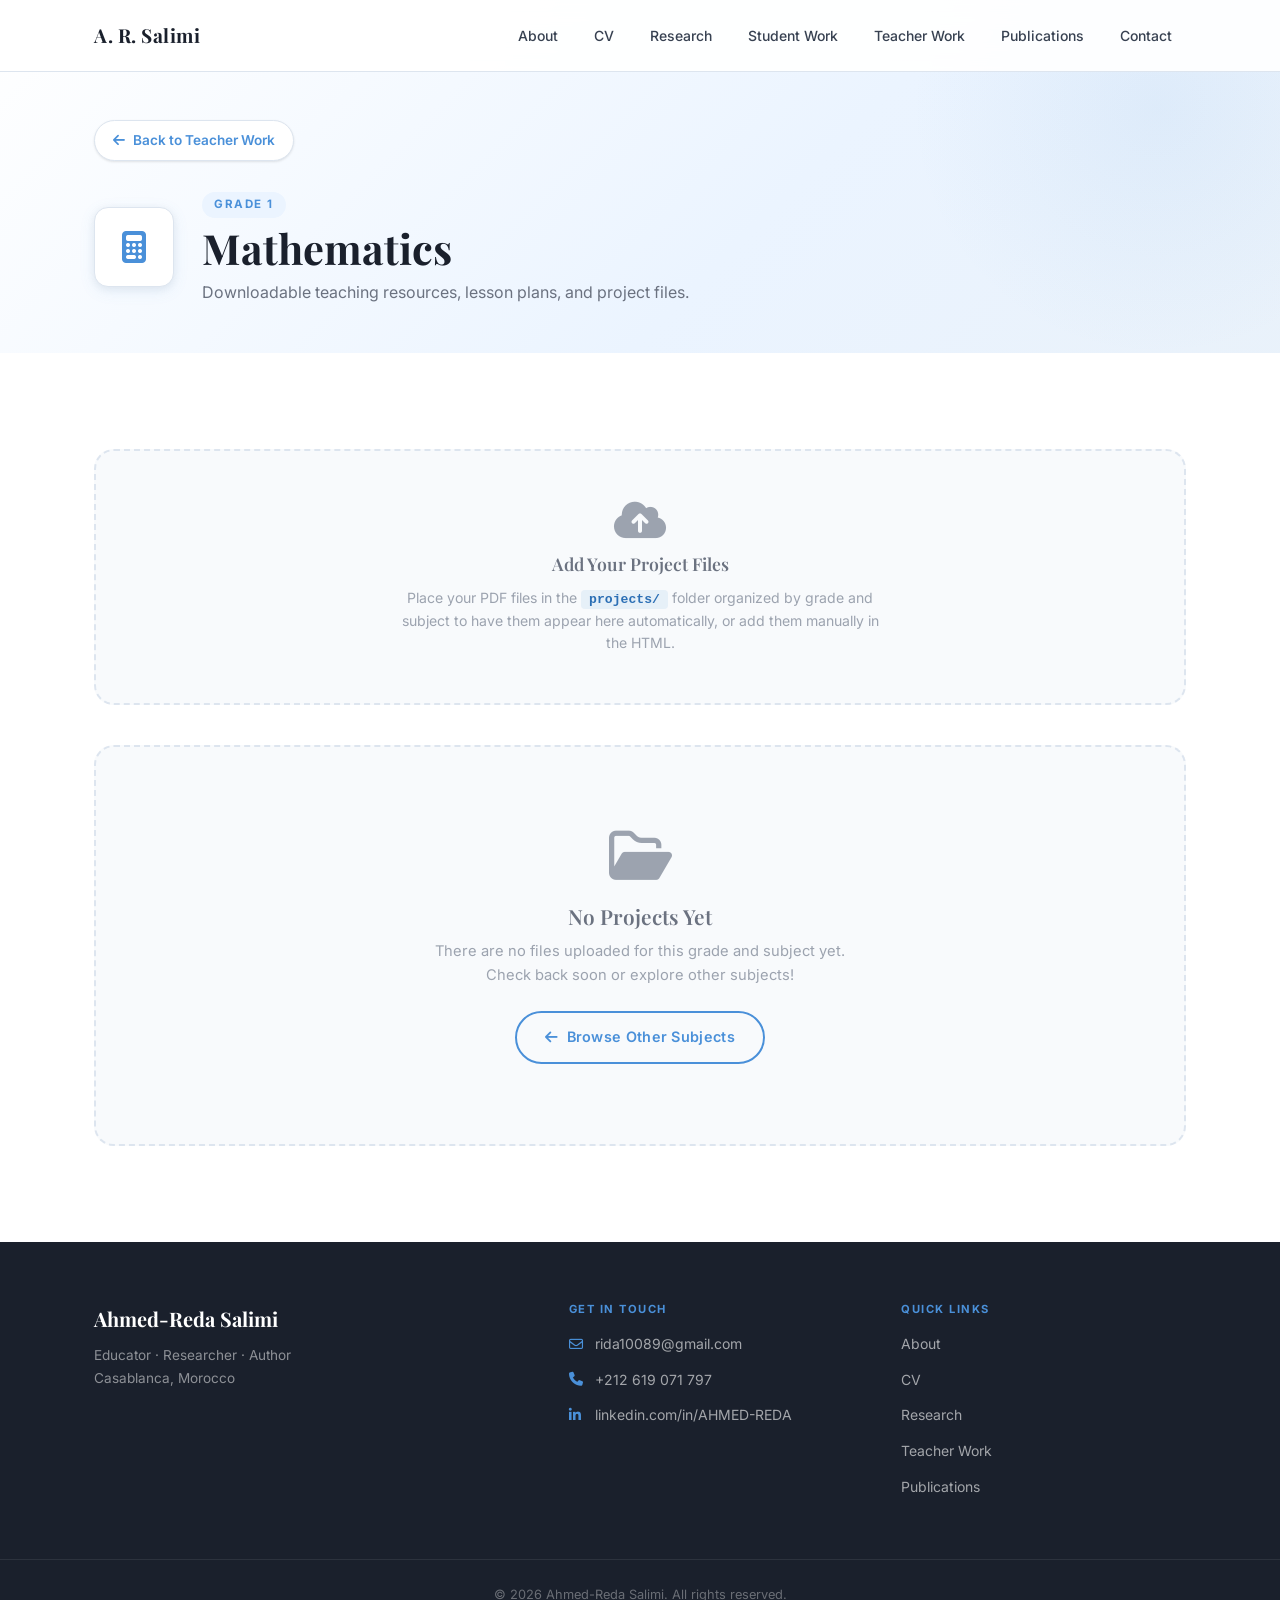
<file: projects.html>
<!DOCTYPE html>
<html lang="en">
<head>
    <meta charset="UTF-8">
    <meta name="viewport" content="width=device-width, initial-scale=1.0">
    <title>Projects – Ahmed-Reda Salimi</title>
    <meta name="description" content="Teaching projects and downloadable resources by Ahmed-Reda Salimi, organized by subject and grade level.">

    <!-- Google Fonts -->
    <link rel="preconnect" href="https://fonts.googleapis.com">
    <link rel="preconnect" href="https://fonts.gstatic.com" crossorigin>
    <link href="https://fonts.googleapis.com/css2?family=Playfair+Display:ital,wght@0,400;0,600;0,700;1,400&family=Inter:wght@300;400;500;600;700&display=swap" rel="stylesheet">

    <!-- Font Awesome -->
    <link rel="stylesheet" href="https://cdnjs.cloudflare.com/ajax/libs/font-awesome/6.4.0/css/all.min.css">

    <!-- Stylesheet -->
    <link rel="stylesheet" href="style.css">
    <link rel="stylesheet" href="projects.css">
</head>
<body>

    <!-- ======== NAVIGATION ======== -->
    <nav id="navbar">
        <div class="nav-inner">
            <a href="index.html" class="nav-logo">A. R. Salimi</a>
            <button class="nav-toggle" id="nav-toggle" aria-label="Open navigation menu">
                <span></span><span></span><span></span>
            </button>
            <ul class="nav-links" id="nav-links">
                <li><a href="index.html#about" class="nav-link">About</a></li>
                <li><a href="index.html#cv" class="nav-link">CV</a></li>
                <li><a href="index.html#academic-projects" class="nav-link">Research</a></li>
                <li><a href="index.html#student-work" class="nav-link">Student Work</a></li>
                <li><a href="index.html#teacher-work" class="nav-link">Teacher Work</a></li>
                <li><a href="index.html#publications" class="nav-link">Publications</a></li>
                <li><a href="index.html#contact" class="nav-link">Contact</a></li>
            </ul>
        </div>
    </nav>

    <!-- ======== PROJECTS HERO ======== -->
    <section class="projects-hero">
        <div class="container">
            <a href="index.html#teacher-work" class="back-link" id="back-to-table">
                <i class="fa-solid fa-arrow-left"></i> Back to Teacher Work
            </a>
            <div class="projects-hero-content">
                <div class="projects-hero-icon" id="subject-icon-display">
                    <i class="fa-solid fa-calculator"></i>
                </div>
                <div>
                    <span class="projects-hero-tag" id="grade-label-display">Grade 1</span>
                    <h1 class="projects-hero-title" id="subject-title-display">Mathematics</h1>
                    <p class="projects-hero-subtitle">Downloadable teaching resources, lesson plans, and project files.</p>
                </div>
            </div>
        </div>
    </section>

    <!-- ======== PROJECTS CONTENT ======== -->
    <section class="projects-content section">
        <div class="container">

            <!-- Upload / Add Section -->
            <div class="projects-upload-area" id="upload-area">
                <div class="upload-inner">
                    <i class="fa-solid fa-cloud-arrow-up upload-icon"></i>
                    <h3>Add Your Project Files</h3>
                    <p>Place your PDF files in the <code>projects/</code> folder organized by grade and subject to have them appear here automatically, or add them manually in the HTML.</p>
                </div>
            </div>

            <!-- Project Files Grid -->
            <div class="project-files-grid" id="project-files-grid">
                <!-- Files are listed here. Example structure: -->
                <!--
                <div class="file-card">
                    <div class="file-card-icon">
                        <i class="fa-solid fa-file-pdf"></i>
                    </div>
                    <div class="file-card-info">
                        <h4>Lesson Plan – Addition & Subtraction</h4>
                        <p>A comprehensive lesson plan covering basic operations for Grade 1.</p>
                        <span class="file-meta"><i class="fa-regular fa-calendar"></i> September 2025 · PDF · 2.3 MB</span>
                    </div>
                    <a href="projects/grade1/math/lesson-plan.pdf" download class="file-download-btn" title="Download">
                        <i class="fa-solid fa-download"></i>
                    </a>
                </div>
                -->
            </div>

            <!-- Empty State (shown when no files exist yet) -->
            <div class="projects-empty-state" id="projects-empty-state">
                <i class="fa-regular fa-folder-open"></i>
                <h3>No Projects Yet</h3>
                <p>There are no files uploaded for this grade and subject yet. Check back soon or explore other subjects!</p>
                <a href="index.html#teacher-work" class="btn btn-outline">
                    <i class="fa-solid fa-arrow-left"></i> Browse Other Subjects
                </a>
            </div>

        </div>
    </section>

    <!-- ======== FOOTER ======== -->
    <footer id="contact">
        <div class="footer-top">
            <div class="container">
                <div class="footer-grid">
                    <div class="footer-brand">
                        <p class="footer-logo">Ahmed-Reda Salimi</p>
                        <p class="footer-tagline">Educator · Researcher · Author<br>Casablanca, Morocco</p>
                    </div>
                    <div class="footer-contact">
                        <h3>Get In Touch</h3>
                        <a href="mailto:rida10089@gmail.com" id="footer-email"><i class="fa-regular fa-envelope"></i> rida10089@gmail.com</a>
                        <a href="tel:+212619071797" id="footer-phone"><i class="fa-solid fa-phone"></i> +212 619 071 797</a>
                        <a href="https://linkedin.com/in/AHMED-REDA" target="_blank" rel="noopener" id="footer-linkedin"><i class="fa-brands fa-linkedin-in"></i> linkedin.com/in/AHMED-REDA</a>
                    </div>
                    <div class="footer-nav">
                        <h3>Quick Links</h3>
                        <a href="index.html#about">About</a>
                        <a href="index.html#cv">CV</a>
                        <a href="index.html#academic-projects">Research</a>
                        <a href="index.html#teacher-work">Teacher Work</a>
                        <a href="index.html#publications">Publications</a>
                    </div>
                </div>
            </div>
        </div>
        <div class="footer-bottom">
            <div class="container">
                <p>&copy; 2026 Ahmed-Reda Salimi. All rights reserved.</p>
            </div>
        </div>
    </footer>

    <!-- Scripts -->
    <script src="js/main.js"></script>
    <script src="js/projects.js"></script>
</body>
</html>
</file>
<file: style.css>
/* ============================================================
   AHMED-REDA SALIMI — PERSONAL PORTFOLIO
   Light Minimalist Design System
   ============================================================ */

/* ---- 1. DESIGN TOKENS ------------------------------------ */
:root {
    /* Colors */
    --white:        #FFFFFF;
    --surface:      #F8FAFC;
    --surface-2:    #EFF4FB;
    --border:       #DDE5EF;
    --accent:       #4A90D9;
    --accent-light: #EBF4FF;
    --accent-dark:  #2C6FB5;
    --text-head:    #1A202C;
    --text-body:    #374151;
    --text-muted:   #6B7280;
    --text-light:   #9CA3AF;

    /* Shadows */
    --shadow-sm:  0 1px 3px rgba(0,0,0,0.07), 0 1px 2px rgba(0,0,0,0.04);
    --shadow-md:  0 4px 16px rgba(74,144,217,0.10), 0 2px 8px rgba(0,0,0,0.06);
    --shadow-lg:  0 8px 32px rgba(74,144,217,0.13), 0 4px 16px rgba(0,0,0,0.08);
    --shadow-hover: 0 12px 40px rgba(74,144,217,0.18), 0 4px 16px rgba(0,0,0,0.08);

    /* Layout */
    --nav-height: 72px;
    --container: 1140px;
    --radius-sm: 8px;
    --radius-md: 14px;
    --radius-lg: 20px;

    /* Transitions */
    --trans-fast: 0.18s ease;
    --trans-med:  0.3s ease;
    --trans-slow: 0.5s ease;
}

/* ---- 2. RESET & BASE ------------------------------------- */
*, *::before, *::after {
    box-sizing: border-box;
    margin: 0;
    padding: 0;
}

html {
    scroll-behavior: smooth;
    font-size: 16px;
}

body {
    background-color: var(--white);
    color: var(--text-body);
    font-family: 'Inter', -apple-system, BlinkMacSystemFont, sans-serif;
    line-height: 1.7;
    overflow-x: hidden;
    -webkit-font-smoothing: antialiased;
}

h1, h2, h3, h4, h5 {
    font-family: 'Playfair Display', Georgia, serif;
    color: var(--text-head);
    line-height: 1.25;
}

a {
    color: var(--accent);
    text-decoration: none;
    transition: color var(--trans-fast);
}

a:hover { color: var(--accent-dark); }

img {
    display: block;
    max-width: 100%;
}

ul { list-style: none; }

/* ---- 3. UTILITIES ---------------------------------------- */
.container {
    max-width: var(--container);
    margin: 0 auto;
    padding: 0 24px;
}

.card {
    background: var(--white);
    border: 1px solid var(--border);
    border-radius: var(--radius-md);
    box-shadow: var(--shadow-sm);
    transition: transform var(--trans-med), box-shadow var(--trans-med);
}

.card:hover {
    transform: translateY(-4px);
    box-shadow: var(--shadow-hover);
}

.card-accent-border {
    border-left: 4px solid var(--accent);
}

.btn {
    display: inline-flex;
    align-items: center;
    gap: 8px;
    padding: 12px 28px;
    border-radius: 50px;
    font-family: 'Inter', sans-serif;
    font-size: 0.9rem;
    font-weight: 600;
    letter-spacing: 0.3px;
    cursor: pointer;
    border: none;
    transition: all var(--trans-med);
    text-decoration: none;
}

.btn-primary {
    background: var(--accent);
    color: var(--white);
    box-shadow: 0 4px 16px rgba(74,144,217,0.35);
}

.btn-primary:hover {
    background: var(--accent-dark);
    color: var(--white);
    transform: translateY(-2px);
    box-shadow: 0 6px 24px rgba(74,144,217,0.45);
}

.btn-outline {
    background: transparent;
    color: var(--accent);
    border: 2px solid var(--accent);
}

.btn-outline:hover {
    background: var(--accent-light);
    color: var(--accent-dark);
    transform: translateY(-2px);
}

.tag {
    display: inline-block;
    background: var(--accent-light);
    color: var(--accent-dark);
    font-size: 0.75rem;
    font-weight: 600;
    padding: 3px 10px;
    border-radius: 50px;
    letter-spacing: 0.2px;
}

.badge {
    display: inline-block;
    font-size: 0.7rem;
    font-weight: 600;
    padding: 2px 8px;
    border-radius: 50px;
    margin-left: 6px;
    vertical-align: middle;
}

.badge-primary {
    background: var(--accent-light);
    color: var(--accent-dark);
}

.badge-secondary {
    background: #F0FDF4;
    color: #166534;
}

.sr-only {
    position: absolute;
    width: 1px;
    height: 1px;
    padding: 0;
    margin: -1px;
    overflow: hidden;
    clip: rect(0,0,0,0);
    border: 0;
}

/* ---- 4. SCROLL ANIMATIONS -------------------------------- */
.fade-in {
    opacity: 0;
    transform: translateY(28px);
    transition: opacity 0.65s ease, transform 0.65s ease;
}

.fade-in.visible {
    opacity: 1;
    transform: translateY(0);
}

.delay-1 { transition-delay: 0.12s; }
.delay-2 { transition-delay: 0.24s; }
.delay-3 { transition-delay: 0.36s; }

/* ---- 5. NAVIGATION --------------------------------------- */
#navbar {
    position: fixed;
    top: 0;
    left: 0;
    width: 100%;
    height: var(--nav-height);
    z-index: 900;
    background: rgba(255,255,255,0.92);
    backdrop-filter: blur(12px);
    -webkit-backdrop-filter: blur(12px);
    border-bottom: 1px solid var(--border);
    transition: box-shadow var(--trans-med);
}

#navbar.scrolled {
    box-shadow: var(--shadow-md);
}

.nav-inner {
    max-width: var(--container);
    margin: 0 auto;
    padding: 0 24px;
    height: 100%;
    display: flex;
    align-items: center;
    justify-content: space-between;
}

.nav-logo {
    font-family: 'Playfair Display', Georgia, serif;
    font-size: 1.2rem;
    font-weight: 700;
    color: var(--text-head);
    letter-spacing: 0.5px;
    text-decoration: none;
}

.nav-logo:hover { color: var(--accent); }

.nav-links {
    display: flex;
    align-items: center;
    gap: 8px;
}

.nav-link {
    font-size: 0.875rem;
    font-weight: 500;
    color: var(--text-body);
    padding: 6px 14px;
    border-radius: 50px;
    text-decoration: none;
    transition: all var(--trans-fast);
    position: relative;
}

.nav-link::after {
    content: '';
    position: absolute;
    bottom: 2px;
    left: 14px;
    right: 14px;
    height: 2px;
    background: var(--accent);
    border-radius: 2px;
    transform: scaleX(0);
    transition: transform var(--trans-med);
    transform-origin: left;
}

.nav-link:hover { color: var(--accent); }
.nav-link:hover::after { transform: scaleX(1); }

.nav-toggle {
    display: none;
    flex-direction: column;
    gap: 5px;
    background: none;
    border: none;
    cursor: pointer;
    padding: 6px;
}

.nav-toggle span {
    display: block;
    width: 24px;
    height: 2px;
    background: var(--text-head);
    border-radius: 2px;
    transition: var(--trans-med);
}

/* ---- 6. SECTION STRUCTURE -------------------------------- */
.section {
    padding: 96px 0;
}

.section-alt {
    background-color: var(--surface);
}

.section-header {
    text-align: center;
    margin-bottom: 56px;
}

.section-tag {
    display: inline-block;
    font-family: 'Inter', sans-serif;
    font-size: 0.75rem;
    font-weight: 700;
    text-transform: uppercase;
    letter-spacing: 1.5px;
    color: var(--accent);
    margin-bottom: 10px;
}

.section-title {
    font-size: clamp(2rem, 4vw, 2.75rem);
    color: var(--text-head);
    margin-bottom: 14px;
}

.section-subtitle {
    font-size: 1.05rem;
    color: var(--text-muted);
    max-width: 580px;
    margin: 0 auto;
    line-height: 1.7;
}

/* ---- 7. HERO --------------------------------------------- */
#hero {
    min-height: 100vh;
    display: flex;
    flex-direction: column;
    justify-content: center;
    padding-top: var(--nav-height);
    background: linear-gradient(135deg, var(--white) 0%, var(--accent-light) 100%);
    position: relative;
    overflow: hidden;
}

#hero::before {
    content: '';
    position: absolute;
    top: -30%;
    right: -15%;
    width: 600px;
    height: 600px;
    background: radial-gradient(circle, rgba(74,144,217,0.08) 0%, transparent 70%);
    pointer-events: none;
}

#hero::after {
    content: '';
    position: absolute;
    bottom: -20%;
    left: -10%;
    width: 500px;
    height: 500px;
    background: radial-gradient(circle, rgba(74,144,217,0.06) 0%, transparent 70%);
    pointer-events: none;
}

.hero-container {
    max-width: var(--container);
    margin: 0 auto;
    padding: 60px 24px;
    display: grid;
    grid-template-columns: 1fr 1.4fr;
    align-items: center;
    gap: 64px;
    position: relative;
    z-index: 2;
}

/* Photo Column */
.hero-photo-col {
    display: flex;
    justify-content: center;
}

.hero-photo-wrapper {
    position: relative;
    width: 320px;
    height: 320px;
}

.hero-photo {
    width: 100%;
    height: 100%;
    border-radius: 50%;
    object-fit: cover;
    border: 5px solid var(--white);
    box-shadow: var(--shadow-lg);
    position: relative;
    z-index: 2;
}

.hero-photo-ring {
    position: absolute;
    top: -12px;
    left: -12px;
    width: calc(100% + 24px);
    height: calc(100% + 24px);
    border-radius: 50%;
    border: 2px dashed rgba(74,144,217,0.3);
    animation: spin-slow 30s linear infinite;
    z-index: 1;
}

@keyframes spin-slow {
    from { transform: rotate(0deg); }
    to   { transform: rotate(360deg); }
}

/* Text Column */
.hero-text-col {
    display: flex;
    flex-direction: column;
    gap: 20px;
}

.hero-eyebrow {
    font-size: 0.8rem;
    font-weight: 700;
    text-transform: uppercase;
    letter-spacing: 2px;
    color: var(--accent);
}

.hero-name {
    font-size: clamp(2.6rem, 5vw, 3.8rem);
    font-weight: 700;
    color: var(--text-head);
    line-height: 1.1;
}

.hero-tagline {
    font-size: 1.1rem;
    color: var(--text-muted);
    max-width: 480px;
    line-height: 1.7;
}

.hero-tagline em {
    color: var(--accent);
    font-style: normal;
    font-weight: 600;
}

/* Quote Block */
.hero-quote-block {
    background: var(--white);
    border-left: 4px solid var(--accent);
    border-radius: 0 var(--radius-sm) var(--radius-sm) 0;
    padding: 20px 24px;
    box-shadow: var(--shadow-sm);
    max-width: 500px;
}

.quote-icon {
    color: var(--accent);
    margin-right: 8px;
    opacity: 0.5;
    font-size: 1.2rem;
}

.hero-quote-block blockquote p {
    font-family: 'Playfair Display', Georgia, serif;
    font-style: italic;
    font-size: 1rem;
    color: var(--text-body);
    line-height: 1.7;
    display: inline;
}

.hero-quote-block blockquote cite {
    display: block;
    margin-top: 10px;
    font-size: 0.8rem;
    font-weight: 600;
    color: var(--accent);
    font-style: normal;
    letter-spacing: 0.3px;
}

.hero-cta-row {
    display: flex;
    gap: 14px;
    flex-wrap: wrap;
    margin-top: 4px;
}

/* Scroll Indicator */
.scroll-indicator {
    position: absolute;
    bottom: 32px;
    left: 50%;
    transform: translateX(-50%);
    color: var(--accent);
    font-size: 1.2rem;
    animation: bounce 2s ease infinite;
    z-index: 10;
    opacity: 0.7;
}

@keyframes bounce {
    0%, 100% { transform: translateX(-50%) translateY(0); }
    50%       { transform: translateX(-50%) translateY(8px); }
}

/* ---- 8. ABOUT -------------------------------------------- */
#about {
    padding: 96px 0;
}

.about-grid {
    display: grid;
    grid-template-columns: 1.6fr 1fr;
    gap: 48px;
    align-items: start;
}

.about-bio p {
    color: var(--text-body);
    margin-bottom: 16px;
    font-size: 1.025rem;
}

.bio-lead {
    font-size: 1.15rem !important;
    color: var(--text-head) !important;
    font-weight: 400;
}

.about-bio strong { color: var(--accent-dark); }

.about-contact-row {
    display: flex;
    flex-direction: column;
    gap: 10px;
    margin-top: 24px;
}

.about-contact-row a {
    display: inline-flex;
    align-items: center;
    gap: 10px;
    font-size: 0.9rem;
    color: var(--text-body);
    font-weight: 500;
    transition: color var(--trans-fast);
}

.about-contact-row a:hover { color: var(--accent); }
.about-contact-row a i { color: var(--accent); width: 16px; }

/* Stats */
.about-stats {
    display: grid;
    grid-template-columns: 1fr 1fr;
    gap: 16px;
}

.stat-card {
    background: var(--white);
    border: 1px solid var(--border);
    border-radius: var(--radius-md);
    padding: 28px 20px;
    text-align: center;
    box-shadow: var(--shadow-sm);
    transition: transform var(--trans-med), box-shadow var(--trans-med);
}

.stat-card:hover {
    transform: translateY(-4px);
    box-shadow: var(--shadow-md);
}

.stat-number {
    display: block;
    font-family: 'Playfair Display', Georgia, serif;
    font-size: 2.5rem;
    font-weight: 700;
    color: var(--accent);
    line-height: 1;
    margin-bottom: 8px;
}

.stat-label {
    font-size: 0.8rem;
    font-weight: 600;
    color: var(--text-muted);
    text-transform: uppercase;
    letter-spacing: 0.5px;
}

/* ---- 9. CV ----------------------------------------------- */
.cv-tabs {
    display: flex;
    gap: 6px;
    background: var(--surface);
    border: 1px solid var(--border);
    border-radius: 50px;
    padding: 6px;
    width: fit-content;
    margin: 0 auto 48px;
}

.cv-tab {
    display: flex;
    align-items: center;
    gap: 8px;
    background: transparent;
    border: none;
    border-radius: 50px;
    padding: 10px 24px;
    font-family: 'Inter', sans-serif;
    font-size: 0.875rem;
    font-weight: 600;
    color: var(--text-muted);
    cursor: pointer;
    transition: all var(--trans-med);
}

.cv-tab.active {
    background: var(--white);
    color: var(--accent);
    box-shadow: var(--shadow-sm);
}

.cv-tab:hover:not(.active) { color: var(--text-head); }

.cv-panel { display: none; }
.cv-panel.active { display: block; }

/* Timeline */
.timeline {
    position: relative;
    padding-left: 40px;
    max-width: 820px;
    margin: 0 auto;
}

.timeline::before {
    content: '';
    position: absolute;
    left: 12px;
    top: 8px;
    bottom: 0;
    width: 2px;
    background: linear-gradient(to bottom, var(--accent), var(--border));
}

.timeline-item {
    position: relative;
    margin-bottom: 32px;
}

.timeline-item:last-child { margin-bottom: 0; }

.timeline-dot {
    position: absolute;
    left: -33px;
    top: 18px;
    width: 14px;
    height: 14px;
    border-radius: 50%;
    background: var(--accent);
    border: 3px solid var(--white);
    box-shadow: 0 0 0 2px var(--accent);
    z-index: 2;
}

.timeline-dot-accent {
    background: var(--accent);
    box-shadow: 0 0 0 3px rgba(74,144,217,0.25);
    width: 16px;
    height: 16px;
    left: -34px;
    top: 17px;
}

.timeline-dot-muted {
    background: var(--border);
    box-shadow: 0 0 0 2px var(--border);
}

.timeline-content {
    padding: 24px 28px;
}

.timeline-header {
    display: flex;
    justify-content: space-between;
    align-items: flex-start;
    gap: 16px;
    margin-bottom: 0;
}

.timeline-title {
    font-size: 1.05rem;
    font-weight: 600;
    color: var(--text-head);
    margin-bottom: 4px;
}

.timeline-org {
    font-size: 0.875rem;
    color: var(--text-muted);
    font-weight: 500;
    display: flex;
    align-items: center;
    flex-wrap: wrap;
    gap: 6px;
}

.timeline-location {
    font-size: 0.8rem;
    color: var(--text-light);
    display: inline-flex;
    align-items: center;
    gap: 3px;
}

.timeline-date {
    background: var(--accent-light);
    color: var(--accent-dark);
    font-size: 0.75rem;
    font-weight: 700;
    padding: 4px 12px;
    border-radius: 50px;
    white-space: nowrap;
    flex-shrink: 0;
}

.timeline-list {
    margin-top: 16px;
    display: flex;
    flex-direction: column;
    gap: 10px;
}

.timeline-list li {
    font-size: 0.9rem;
    color: var(--text-body);
    padding-left: 16px;
    position: relative;
    line-height: 1.6;
}

.timeline-list li::before {
    content: '›';
    position: absolute;
    left: 0;
    color: var(--accent);
    font-weight: 700;
    font-size: 1rem;
}

.timeline-list strong { color: var(--text-head); }

.thesis-box {
    display: flex;
    align-items: flex-start;
    gap: 14px;
    margin-top: 16px;
    padding: 16px 20px;
    background: var(--accent-light);
    border-radius: var(--radius-sm);
}

.thesis-icon {
    color: var(--accent);
    font-size: 1.2rem;
    margin-top: 2px;
    flex-shrink: 0;
}

.thesis-box p {
    font-size: 0.925rem;
    color: var(--accent-dark);
    font-style: italic;
    line-height: 1.6;
}

/* Skills Panel */
.skills-grid {
    display: grid;
    grid-template-columns: 1fr 1fr;
    gap: 24px;
    max-width: 900px;
    margin: 0 auto;
}

.skills-block {
    padding: 28px;
}

.skills-block h3 {
    font-size: 1rem;
    font-weight: 700;
    color: var(--text-head);
    margin-bottom: 20px;
    display: flex;
    align-items: center;
    gap: 10px;
}

.skills-block h3 i { color: var(--accent); }

/* Skill bars */
.skill-item { margin-bottom: 14px; }

.skill-label {
    display: flex;
    justify-content: space-between;
    margin-bottom: 6px;
}

.skill-label span:first-child {
    font-size: 0.875rem;
    font-weight: 600;
    color: var(--text-head);
}

.skill-level-text {
    font-size: 0.75rem !important;
    color: var(--text-muted) !important;
}

.skill-bar {
    height: 6px;
    background: var(--surface-2);
    border-radius: 3px;
    overflow: hidden;
}

.skill-fill {
    height: 100%;
    background: linear-gradient(90deg, var(--accent), var(--accent-dark));
    border-radius: 3px;
    transform-origin: left;
    animation: bar-fill 1.2s ease forwards;
    transform: scaleX(0);
}

@keyframes bar-fill {
    to { transform: scaleX(1); }
}

/* Tags cloud */
.tags-cloud {
    display: flex;
    flex-wrap: wrap;
    gap: 8px;
}

/* Honor list */
.honor-list {
    display: flex;
    flex-direction: column;
    gap: 16px;
}

.honor-item {
    display: flex;
    align-items: flex-start;
    gap: 14px;
}

.honor-item > i {
    color: var(--accent);
    font-size: 1rem;
    margin-top: 3px;
    flex-shrink: 0;
}

.honor-item strong {
    display: block;
    font-size: 0.9rem;
    color: var(--text-head);
    margin-bottom: 2px;
}

.honor-item p {
    font-size: 0.8rem;
    color: var(--text-muted);
    line-height: 1.5;
}

/* ---- 10. ACADEMIC PROJECTS ------------------------------- */
.projects-grid {
    display: grid;
    grid-template-columns: repeat(3, 1fr);
    gap: 28px;
}

.project-card {
    overflow: hidden;
    display: flex;
    flex-direction: column;
}

.project-img-wrapper {
    position: relative;
    overflow: hidden;
    height: 220px;
}

.project-img-wrapper img {
    width: 100%;
    height: 100%;
    object-fit: cover;
    transition: transform 0.6s ease;
}

.project-card:hover .project-img-wrapper img {
    transform: scale(1.07);
}

.project-img-overlay {
    position: absolute;
    top: 16px;
    left: 16px;
}

.project-tag-overlay {
    background: rgba(255,255,255,0.92);
    color: var(--accent-dark);
    font-size: 0.7rem;
    font-weight: 700;
    text-transform: uppercase;
    letter-spacing: 1px;
    padding: 4px 10px;
    border-radius: 50px;
    backdrop-filter: blur(6px);
}

.project-card-body {
    padding: 24px;
    display: flex;
    flex-direction: column;
    gap: 12px;
    flex: 1;
}

.project-tags {
    display: flex;
    flex-wrap: wrap;
    gap: 6px;
}

.project-title {
    font-size: 1.1rem;
    font-weight: 700;
    color: var(--text-head);
    line-height: 1.3;
}

.project-desc {
    font-size: 0.875rem;
    color: var(--text-muted);
    line-height: 1.65;
    flex: 1;
}

.project-meta {
    display: flex;
    flex-wrap: wrap;
    gap: 16px;
    padding-top: 12px;
    border-top: 1px solid var(--border);
    margin-top: auto;
}

.project-meta span {
    font-size: 0.775rem;
    color: var(--text-muted);
    display: flex;
    align-items: center;
    gap: 5px;
    font-weight: 500;
}

.project-meta i { color: var(--accent); }

/* ---- 11. TEACHING TABLE ---------------------------------- */
.teaching-intro {
    display: flex;
    align-items: center;
    gap: 36px;
    padding: 32px 36px;
    margin-bottom: 40px;
}

.teaching-intro-text h3 {
    font-size: 1.3rem;
    margin-bottom: 10px;
    color: var(--text-head);
}

.teaching-intro-text p {
    color: var(--text-muted);
    font-size: 0.95rem;
    line-height: 1.7;
}

.teaching-intro-img {
    width: 220px;
    height: 150px;
    object-fit: cover;
    border-radius: var(--radius-sm);
    flex-shrink: 0;
}

.table-wrapper {
    overflow-x: auto;
    border-radius: var(--radius-lg);
    border: 1px solid var(--border);
    box-shadow: var(--shadow-sm);
}

.teaching-table {
    width: 100%;
    border-collapse: collapse;
    background: var(--white);
    font-size: 0.875rem;
    min-width: 780px;
}

.teaching-table thead tr {
    background: var(--accent);
    color: var(--white);
}

.teaching-table thead th {
    padding: 16px 14px;
    text-align: center;
    font-size: 0.78rem;
    font-weight: 700;
    text-transform: uppercase;
    letter-spacing: 0.5px;
    border-right: 1px solid rgba(255,255,255,0.15);
    vertical-align: middle;
}

.teaching-table thead th i {
    display: block;
    font-size: 1rem;
    margin-bottom: 5px;
}

.table-corner {
    background: var(--accent-dark) !important;
    text-align: left !important;
    min-width: 160px;
}

.table-row-header {
    background: var(--surface);
    padding: 16px 18px;
    vertical-align: middle;
    border-right: 1px solid var(--border);
    border-bottom: 1px solid var(--border);
}

.grade-label {
    display: block;
    font-size: 0.9rem;
    font-weight: 700;
    color: var(--text-head);
    font-family: 'Playfair Display', serif;
    margin-bottom: 3px;
}

.school-label {
    display: block;
    font-size: 0.72rem;
    color: var(--text-muted);
    font-weight: 500;
}

.teaching-table tbody tr:last-child td,
.teaching-table tbody tr:last-child th { border-bottom: none; }

.teaching-table td {
    padding: 14px 16px;
    vertical-align: top;
    border-right: 1px solid var(--border);
    border-bottom: 1px solid var(--border);
    line-height: 1.5;
}

.cell-active {
    background: rgba(74,144,217,0.04);
}

.cell-active:hover {
    background: var(--accent-light);
    transition: background var(--trans-fast);
}

.cell-active strong {
    display: block;
    font-size: 0.82rem;
    color: var(--accent-dark);
    font-weight: 700;
    margin-bottom: 6px;
}

.cell-active p {
    font-size: 0.795rem;
    color: var(--text-muted);
    line-height: 1.55;
}

.cell-empty {
    text-align: center;
    color: var(--border);
    font-size: 1.1rem;
    background: var(--white);
}

/* ---- 12. ACHIEVEMENTS ------------------------------------ */
.achievements-grid {
    display: flex;
    flex-direction: column;
    gap: 56px;
}

.achievement-cat-title {
    font-size: 1.3rem;
    font-weight: 700;
    color: var(--text-head);
    margin-bottom: 28px;
    display: flex;
    align-items: center;
    gap: 12px;
}

.achievement-cat-title i { color: var(--accent); }

.pub-cards {
    display: grid;
    grid-template-columns: repeat(3, 1fr);
    gap: 24px;
}

.pub-card {
    overflow: hidden;
    display: flex;
    flex-direction: column;
}

.pub-cover-wrap {
    height: 200px;
    overflow: hidden;
    position: relative;
}

.pub-cover {
    width: 100%;
    height: 100%;
    object-fit: cover;
    transition: transform 0.6s ease;
}

.pub-card:hover .pub-cover { transform: scale(1.06); }

.pub-cover-blur .pub-cover {
    filter: blur(2px) brightness(0.85);
}

.pub-in-progress-badge {
    position: absolute;
    top: 50%;
    left: 50%;
    transform: translate(-50%, -50%);
    background: rgba(255,255,255,0.95);
    color: var(--accent-dark);
    font-size: 0.75rem;
    font-weight: 700;
    text-transform: uppercase;
    letter-spacing: 1px;
    padding: 6px 14px;
    border-radius: 50px;
    white-space: nowrap;
}

.pub-info {
    padding: 20px;
    display: flex;
    flex-direction: column;
    gap: 8px;
    flex: 1;
}

.pub-type {
    font-size: 0.72rem;
    font-weight: 700;
    text-transform: uppercase;
    letter-spacing: 1px;
    color: var(--accent);
}

.pub-title {
    font-size: 1rem;
    font-weight: 700;
    color: var(--text-head);
    line-height: 1.3;
}

.pub-desc {
    font-size: 0.83rem;
    color: var(--text-muted);
    line-height: 1.6;
    flex: 1;
}

.pub-badge {
    display: inline-flex;
    align-items: center;
    gap: 6px;
    background: #ECFDF5;
    color: #065F46;
    font-size: 0.73rem;
    font-weight: 700;
    padding: 4px 12px;
    border-radius: 50px;
    margin-top: 4px;
    width: fit-content;
}

.pub-badge-muted {
    background: var(--surface-2);
    color: var(--text-muted);
}

.achievements-extra-grid {
    display: grid;
    grid-template-columns: repeat(3, 1fr);
    gap: 20px;
}

.extra-card {
    display: flex;
    align-items: flex-start;
    gap: 16px;
    padding: 22px;
}

.extra-icon {
    font-size: 1.4rem;
    color: var(--accent);
    flex-shrink: 0;
    margin-top: 2px;
}

.extra-card strong {
    display: block;
    font-size: 0.9rem;
    color: var(--text-head);
    margin-bottom: 2px;
}

.extra-card p {
    font-size: 0.8rem;
    color: var(--text-muted);
    line-height: 1.5;
}

.extra-note {
    margin-top: 4px;
    font-style: italic;
}

/* ---- 13. FOOTER ------------------------------------------ */
footer {
    background: var(--text-head);
    color: rgba(255,255,255,0.7);
}

.footer-top {
    padding: 60px 0;
    border-bottom: 1px solid rgba(255,255,255,0.08);
}

.footer-grid {
    display: grid;
    grid-template-columns: 1.5fr 1fr 1fr;
    gap: 48px;
}

.footer-logo {
    font-family: 'Playfair Display', Georgia, serif;
    font-size: 1.25rem;
    color: var(--white);
    font-weight: 700;
    margin-bottom: 8px;
}

.footer-tagline {
    font-size: 0.85rem;
    line-height: 1.7;
    color: rgba(255,255,255,0.5);
}

.footer-contact,
.footer-nav {
    display: flex;
    flex-direction: column;
    gap: 12px;
}

.footer-contact h3,
.footer-nav h3 {
    font-family: 'Inter', sans-serif;
    font-size: 0.7rem;
    font-weight: 700;
    text-transform: uppercase;
    letter-spacing: 1.5px;
    color: var(--accent);
    margin-bottom: 4px;
}

.footer-contact a,
.footer-nav a {
    display: flex;
    align-items: center;
    gap: 10px;
    font-size: 0.875rem;
    color: rgba(255,255,255,0.6);
    text-decoration: none;
    transition: color var(--trans-fast);
}

.footer-contact a:hover,
.footer-nav a:hover { color: var(--white); }

.footer-contact a i { color: var(--accent); width: 16px; }

.footer-bottom {
    padding: 24px 0;
    text-align: center;
}

.footer-bottom .container {
    display: flex;
    flex-direction: column;
    gap: 6px;
}

.footer-bottom p {
    font-size: 0.8rem;
    color: rgba(255,255,255,0.35);
}

.footer-quote-small {
    font-family: 'Playfair Display', Georgia, serif;
    font-style: italic;
    font-size: 0.85rem !important;
    color: rgba(255,255,255,0.5) !important;
}

/* ---- 14. RESPONSIVE -------------------------------------- */
@media (max-width: 1024px) {
    .projects-grid { grid-template-columns: 1fr 1fr; }
    .skills-grid   { grid-template-columns: 1fr 1fr; }
}

@media (max-width: 900px) {
    .hero-container {
        grid-template-columns: 1fr;
        text-align: center;
        padding: 40px 24px 60px;
        gap: 40px;
    }
    .hero-photo-col { justify-content: center; }
    .hero-photo-wrapper { width: 240px; height: 240px; }
    .hero-tagline { max-width: 100%; margin: 0 auto; }
    .hero-quote-block { max-width: 100%; text-align: left; }
    .hero-cta-row { justify-content: center; }

    .about-grid { grid-template-columns: 1fr; }
    .about-stats { grid-template-columns: repeat(4, 1fr); }

    .footer-grid { grid-template-columns: 1fr; gap: 32px; }
}

@media (max-width: 768px) {
    .section { padding: 64px 0; }

    .nav-links {
        display: none;
        position: fixed;
        top: var(--nav-height);
        left: 0;
        right: 0;
        background: var(--white);
        border-bottom: 1px solid var(--border);
        flex-direction: column;
        padding: 20px 24px;
        gap: 4px;
        box-shadow: var(--shadow-md);
    }

    .nav-links.open { display: flex; }
    .nav-link { padding: 10px 14px; width: 100%; }
    .nav-toggle { display: flex; }

    .cv-tabs {
        flex-direction: column;
        border-radius: var(--radius-md);
        width: 100%;
    }

    .projects-grid { grid-template-columns: 1fr; }
    .pub-cards { grid-template-columns: 1fr; }
    .achievements-extra-grid { grid-template-columns: 1fr; }
    .skills-grid { grid-template-columns: 1fr; }

    .teaching-intro { flex-direction: column; }
    .teaching-intro-img { width: 100%; }

    .about-stats { grid-template-columns: 1fr 1fr; }

    .timeline { padding-left: 28px; }
    .timeline-header { flex-direction: column; align-items: flex-start; }
}

@media (max-width: 480px) {
    .hero-photo-wrapper { width: 200px; height: 200px; }
    .hero-name { font-size: 2.2rem; }
    .about-stats { grid-template-columns: 1fr 1fr; }
}

/* ---- 15. EMPTY SECTION PLACEHOLDERS ---------------------- */
.empty-section-placeholder {
    border: 2px dashed var(--border);
    border-radius: var(--radius-lg);
    padding: 64px 40px;
    text-align: center;
    background: var(--surface);
    transition: border-color var(--trans-med);
}

.empty-section-placeholder:hover {
    border-color: var(--accent);
}

.empty-placeholder-inner {
    display: flex;
    flex-direction: column;
    align-items: center;
    gap: 14px;
    max-width: 480px;
    margin: 0 auto;
}

.empty-icon {
    font-size: 3rem;
    color: var(--text-light);
}

.empty-placeholder-inner h3 {
    font-size: 1.2rem;
    color: var(--text-muted);
    font-weight: 600;
}

.empty-placeholder-inner p {
    font-size: 0.9rem;
    color: var(--text-light);
    line-height: 1.65;
}

/* ---- 16. PUBLICATION COVER PLACEHOLDERS ------------------ */
.pub-cover-placeholder {
    display: flex;
    flex-direction: column;
    align-items: center;
    justify-content: center;
    gap: 10px;
    height: 200px;
    background: var(--surface-2);
    border: 2px dashed var(--border);
    border-radius: var(--radius-sm) var(--radius-sm) 0 0;
    position: relative;
    transition: border-color var(--trans-med), background var(--trans-med);
}

.pub-card:hover .pub-cover-placeholder {
    border-color: var(--accent);
    background: var(--accent-light);
}

.pub-placeholder-icon {
    font-size: 2.2rem;
    color: var(--text-light);
    transition: color var(--trans-med);
}

.pub-card:hover .pub-placeholder-icon {
    color: var(--accent);
}

.pub-placeholder-text {
    font-size: 0.78rem;
    font-weight: 600;
    color: var(--text-light);
    text-align: center;
    padding: 0 16px;
    transition: color var(--trans-med);
}

.pub-card:hover .pub-placeholder-text {
    color: var(--accent-dark);
}

.pub-cover-placeholder--muted {
    background: var(--surface);
    opacity: 0.75;
}
</file>
<file: projects.css>
/* ============================================================
   PROJECTS PAGE — Dedicated Styles
   ============================================================ */

/* ---- Projects Hero --------------------------------------- */
.projects-hero {
    padding-top: calc(var(--nav-height) + 48px);
    padding-bottom: 48px;
    background: linear-gradient(135deg, var(--white) 0%, var(--accent-light) 60%, rgba(74,144,217,0.12) 100%);
    position: relative;
    overflow: hidden;
}

.projects-hero::before {
    content: '';
    position: absolute;
    top: -40%;
    right: -10%;
    width: 500px;
    height: 500px;
    background: radial-gradient(circle, rgba(74,144,217,0.08) 0%, transparent 70%);
    pointer-events: none;
}

.back-link {
    display: inline-flex;
    align-items: center;
    gap: 8px;
    font-size: 0.85rem;
    font-weight: 600;
    color: var(--accent);
    text-decoration: none;
    margin-bottom: 28px;
    padding: 8px 18px;
    border-radius: 50px;
    background: var(--white);
    border: 1px solid var(--border);
    box-shadow: var(--shadow-sm);
    transition: all var(--trans-med);
}

.back-link:hover {
    background: var(--accent-light);
    color: var(--accent-dark);
    transform: translateX(-4px);
    box-shadow: var(--shadow-md);
}

.projects-hero-content {
    display: flex;
    align-items: center;
    gap: 28px;
}

.projects-hero-icon {
    width: 80px;
    height: 80px;
    border-radius: var(--radius-md);
    background: var(--white);
    border: 1px solid var(--border);
    box-shadow: var(--shadow-md);
    display: flex;
    align-items: center;
    justify-content: center;
    flex-shrink: 0;
}

.projects-hero-icon i {
    font-size: 2rem;
    color: var(--accent);
}

.projects-hero-tag {
    display: inline-block;
    font-family: 'Inter', sans-serif;
    font-size: 0.72rem;
    font-weight: 700;
    text-transform: uppercase;
    letter-spacing: 1.5px;
    color: var(--accent);
    margin-bottom: 6px;
    background: var(--accent-light);
    padding: 3px 12px;
    border-radius: 50px;
}

.projects-hero-title {
    font-size: clamp(1.8rem, 3.5vw, 2.6rem);
    color: var(--text-head);
    margin-bottom: 8px;
    line-height: 1.15;
}

.projects-hero-subtitle {
    font-size: 1rem;
    color: var(--text-muted);
    line-height: 1.6;
    max-width: 500px;
}

/* ---- Upload Area ----------------------------------------- */
.projects-upload-area {
    border: 2px dashed var(--border);
    border-radius: var(--radius-lg);
    padding: 48px 32px;
    text-align: center;
    background: var(--surface);
    margin-bottom: 40px;
    transition: border-color var(--trans-med), background var(--trans-med);
}

.projects-upload-area:hover {
    border-color: var(--accent);
    background: var(--accent-light);
}

.upload-inner {
    display: flex;
    flex-direction: column;
    align-items: center;
    gap: 12px;
}

.upload-icon {
    font-size: 2.6rem;
    color: var(--text-light);
    transition: color var(--trans-med);
}

.projects-upload-area:hover .upload-icon {
    color: var(--accent);
}

.upload-inner h3 {
    font-size: 1.1rem;
    color: var(--text-muted);
    font-weight: 600;
}

.upload-inner p {
    font-size: 0.88rem;
    color: var(--text-light);
    line-height: 1.6;
    max-width: 480px;
}

.upload-inner code {
    background: rgba(74,144,217,0.1);
    color: var(--accent-dark);
    padding: 2px 8px;
    border-radius: 4px;
    font-size: 0.82rem;
    font-weight: 600;
}

/* ---- File Cards Grid ------------------------------------- */
.project-files-grid {
    display: flex;
    flex-direction: column;
    gap: 16px;
    margin-bottom: 40px;
}

.file-card {
    display: flex;
    align-items: center;
    gap: 20px;
    background: var(--white);
    border: 1px solid var(--border);
    border-radius: var(--radius-md);
    padding: 22px 24px;
    box-shadow: var(--shadow-sm);
    transition: transform var(--trans-med), box-shadow var(--trans-med), border-color var(--trans-med);
}

.file-card:hover {
    transform: translateY(-3px);
    box-shadow: var(--shadow-hover);
    border-color: var(--accent);
}

.file-card-icon {
    width: 56px;
    height: 56px;
    border-radius: var(--radius-sm);
    background: linear-gradient(135deg, #EF4444 0%, #DC2626 100%);
    display: flex;
    align-items: center;
    justify-content: center;
    flex-shrink: 0;
}

.file-card-icon i {
    font-size: 1.5rem;
    color: var(--white);
}

.file-card-icon.file-pptx {
    background: linear-gradient(135deg, #F97316 0%, #EA580C 100%);
}

.file-card-icon.file-doc {
    background: linear-gradient(135deg, #3B82F6 0%, #2563EB 100%);
}

.file-card-icon.file-video {
    background: linear-gradient(135deg, #8B5CF6 0%, #7C3AED 100%);
}

.file-card-icon.file-image {
    background: linear-gradient(135deg, #10B981 0%, #059669 100%);
}

.file-card-info {
    flex: 1;
    min-width: 0;
}

.file-card-info h4 {
    font-size: 1rem;
    font-weight: 700;
    color: var(--text-head);
    margin-bottom: 4px;
    line-height: 1.35;
}

.file-card-info p {
    font-size: 0.84rem;
    color: var(--text-muted);
    line-height: 1.55;
    margin-bottom: 6px;
}

.file-meta {
    font-size: 0.75rem;
    color: var(--text-light);
    font-weight: 500;
    display: flex;
    align-items: center;
    gap: 4px;
}

.file-meta i {
    color: var(--accent);
}

.file-download-btn {
    width: 48px;
    height: 48px;
    border-radius: 50%;
    background: var(--accent-light);
    display: flex;
    align-items: center;
    justify-content: center;
    flex-shrink: 0;
    text-decoration: none;
    transition: all var(--trans-med);
    border: 2px solid transparent;
}

.file-download-btn i {
    font-size: 1.1rem;
    color: var(--accent);
    transition: color var(--trans-med);
}

.file-download-btn:hover {
    background: var(--accent);
    border-color: var(--accent);
    transform: scale(1.1);
    box-shadow: 0 4px 16px rgba(74,144,217,0.35);
}

.file-download-btn:hover i {
    color: var(--white);
}

/* ---- Empty State ----------------------------------------- */
.projects-empty-state {
    text-align: center;
    padding: 80px 32px;
    border: 2px dashed var(--border);
    border-radius: var(--radius-lg);
    background: var(--surface);
}

.projects-empty-state > i {
    font-size: 3.5rem;
    color: var(--text-light);
    margin-bottom: 20px;
    display: block;
}

.projects-empty-state h3 {
    font-size: 1.3rem;
    color: var(--text-muted);
    font-weight: 600;
    margin-bottom: 10px;
}

.projects-empty-state p {
    font-size: 0.92rem;
    color: var(--text-light);
    line-height: 1.65;
    max-width: 440px;
    margin: 0 auto 24px;
}

/* ---- Table Cell Links ------------------------------------ */
.cell-project-link {
    display: flex;
    flex-direction: column;
    align-items: center;
    justify-content: center;
    gap: 6px;
    padding: 8px 4px;
    text-decoration: none;
    border-radius: var(--radius-sm);
    transition: all var(--trans-med);
    min-height: 60px;
}

.cell-project-link:hover {
    background: var(--accent-light);
    transform: scale(1.03);
}

.cell-link-icon {
    width: 32px;
    height: 32px;
    border-radius: 50%;
    background: var(--accent-light);
    display: flex;
    align-items: center;
    justify-content: center;
    transition: all var(--trans-med);
}

.cell-link-icon i {
    font-size: 0.75rem;
    color: var(--accent);
    transition: color var(--trans-med);
}

.cell-project-link:hover .cell-link-icon {
    background: var(--accent);
    box-shadow: 0 2px 10px rgba(74,144,217,0.35);
}

.cell-project-link:hover .cell-link-icon i {
    color: var(--white);
}

.cell-link-text {
    font-size: 0.7rem;
    font-weight: 700;
    color: var(--accent);
    text-transform: uppercase;
    letter-spacing: 0.5px;
    text-align: center;
    line-height: 1.3;
    transition: color var(--trans-med);
}

.cell-project-link:hover .cell-link-text {
    color: var(--accent-dark);
}

/* ---- Responsive ------------------------------------------ */
@media (max-width: 768px) {
    .projects-hero-content {
        flex-direction: column;
        text-align: center;
        align-items: center;
    }

    .projects-hero-subtitle {
        max-width: 100%;
    }

    .file-card {
        flex-direction: column;
        text-align: center;
        padding: 24px 20px;
    }

    .file-card-info {
        text-align: center;
    }

    .file-meta {
        justify-content: center;
    }

    .cell-project-link {
        min-height: 50px;
        gap: 4px;
    }

    .cell-link-icon {
        width: 26px;
        height: 26px;
    }

    .cell-link-text {
        font-size: 0.62rem;
    }
}
</file>
